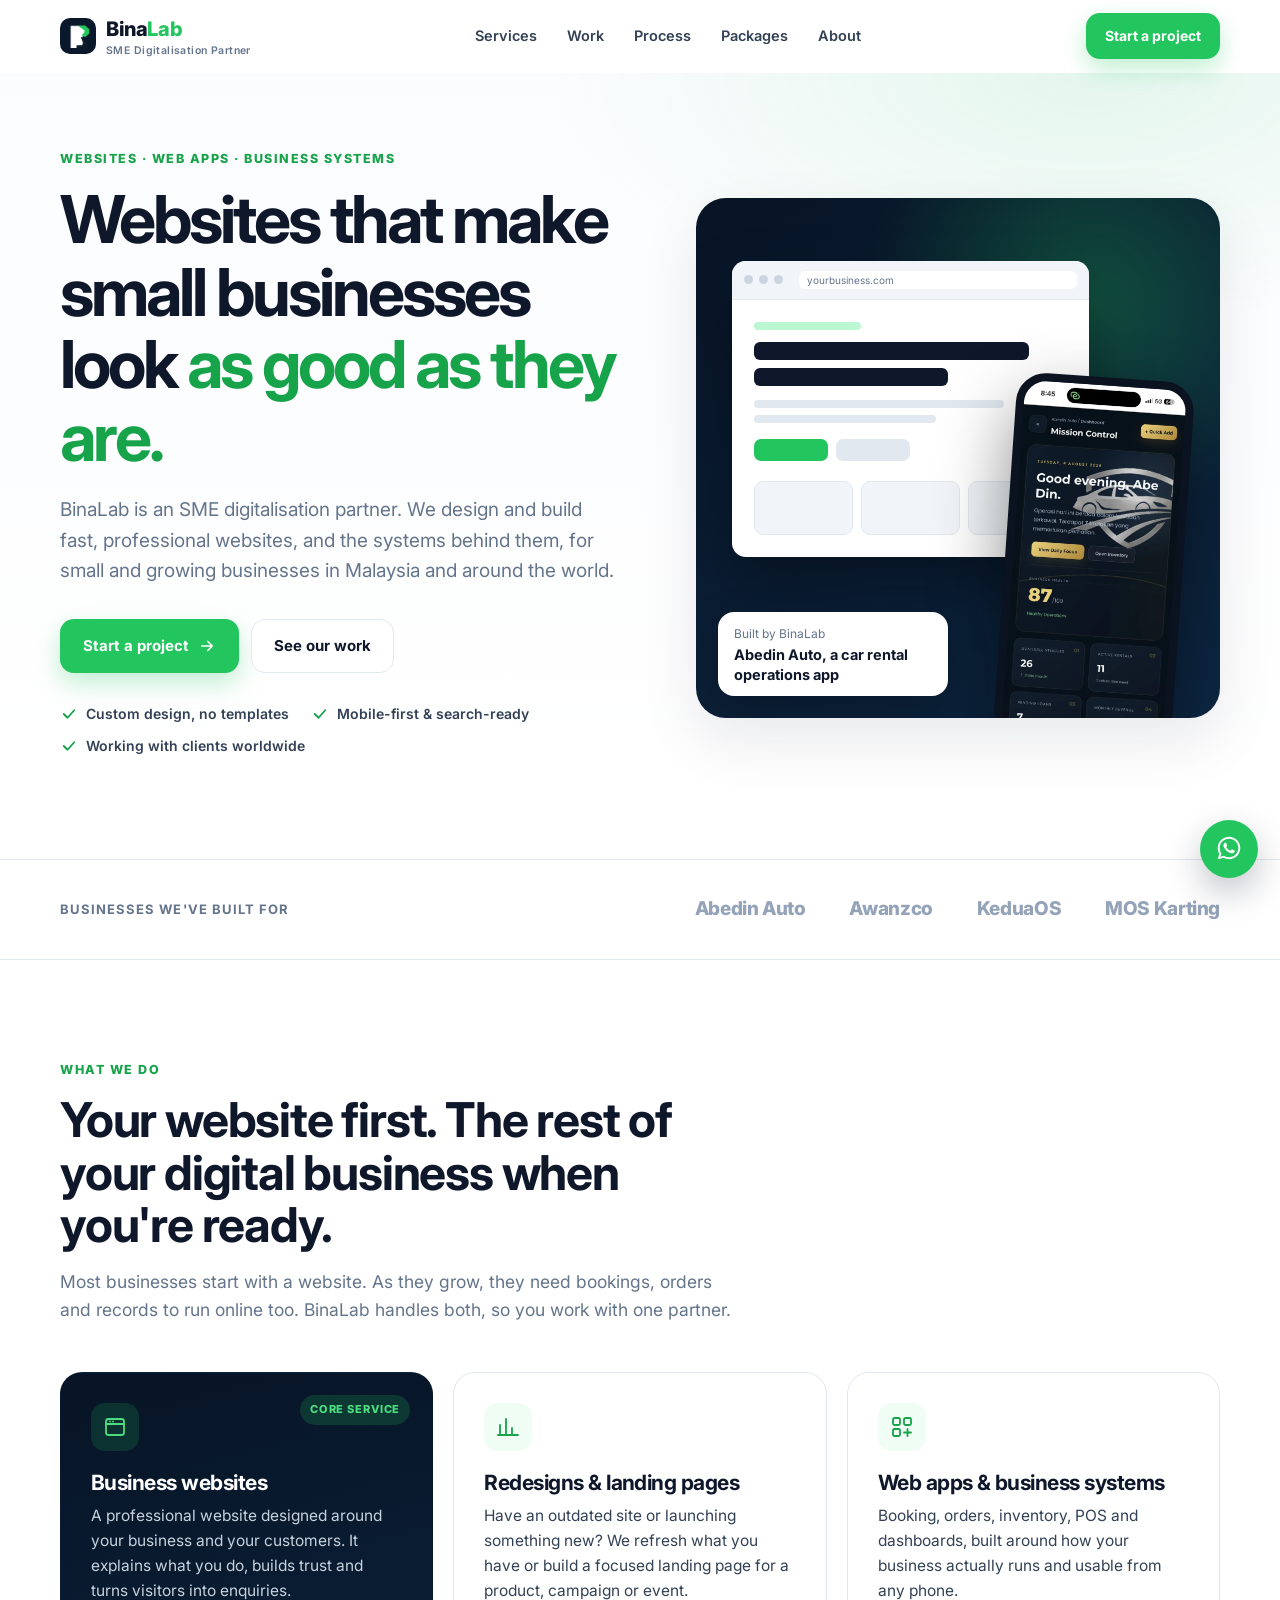
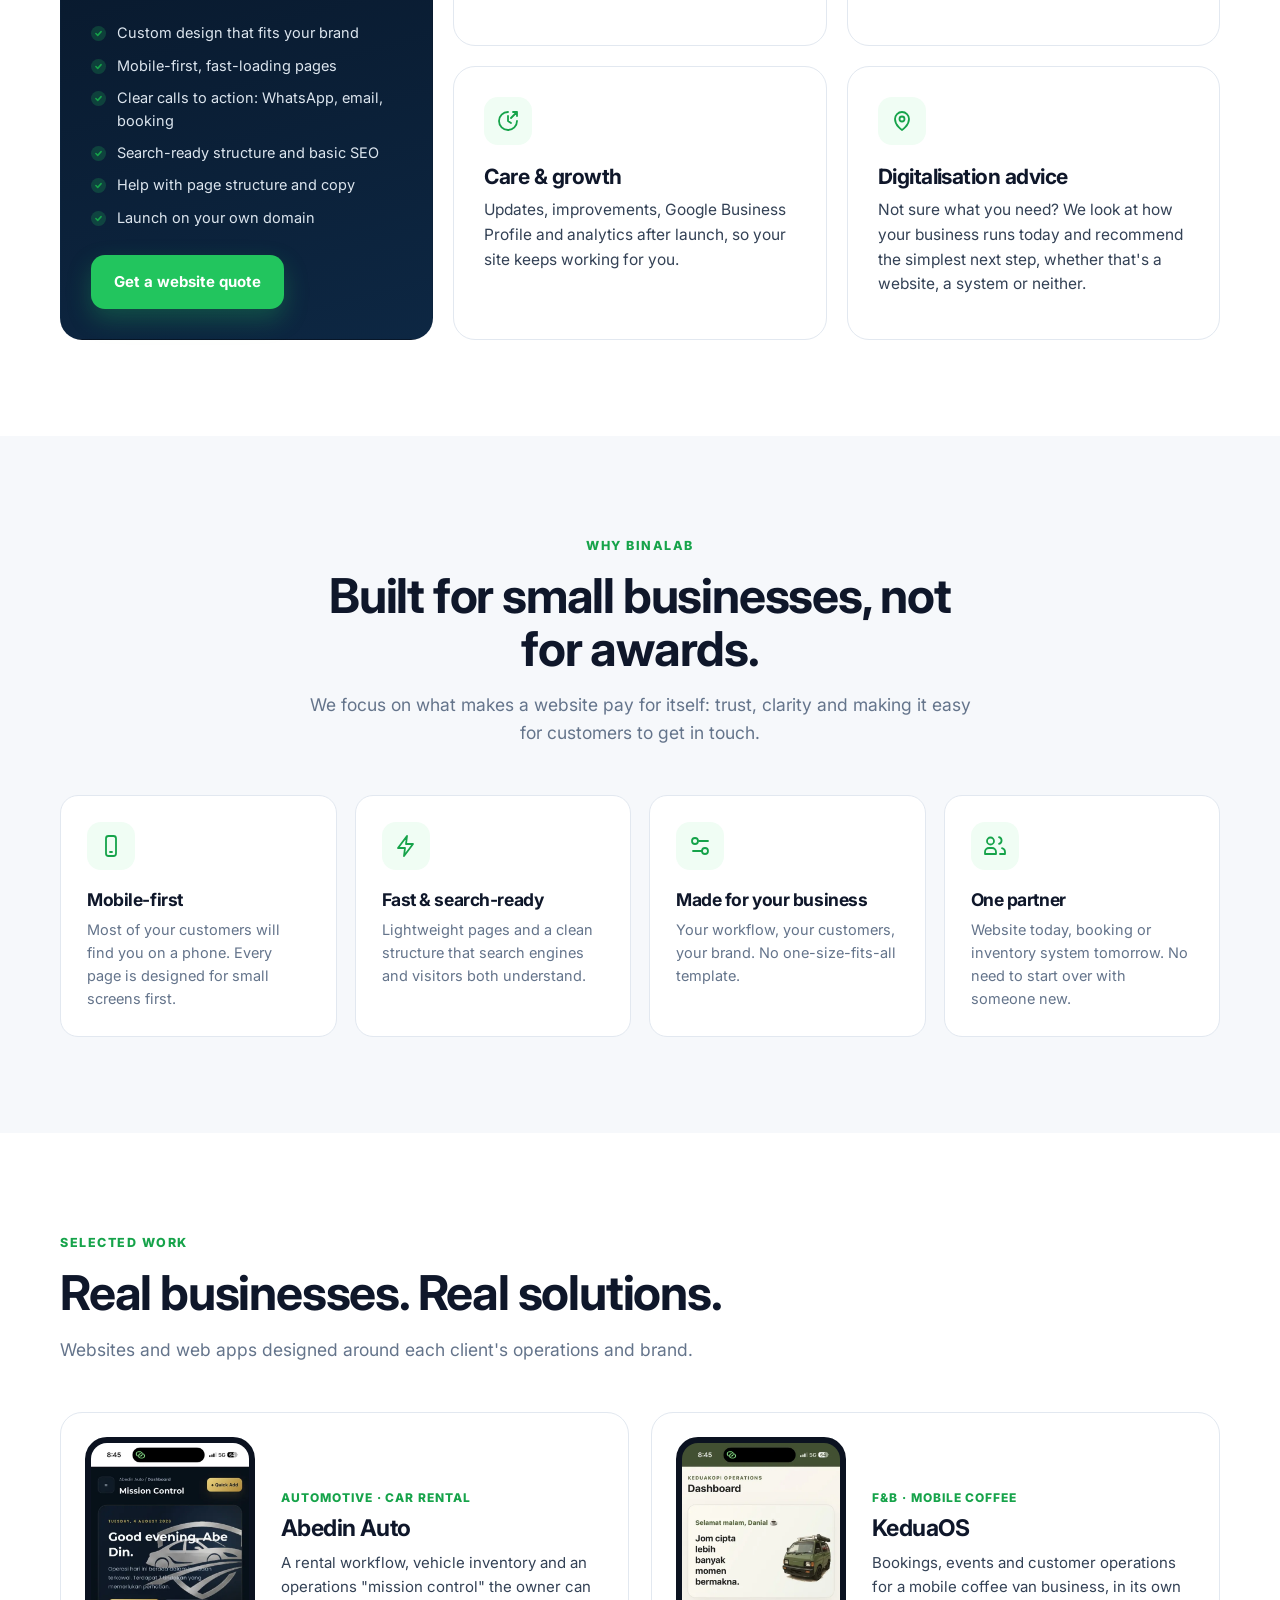
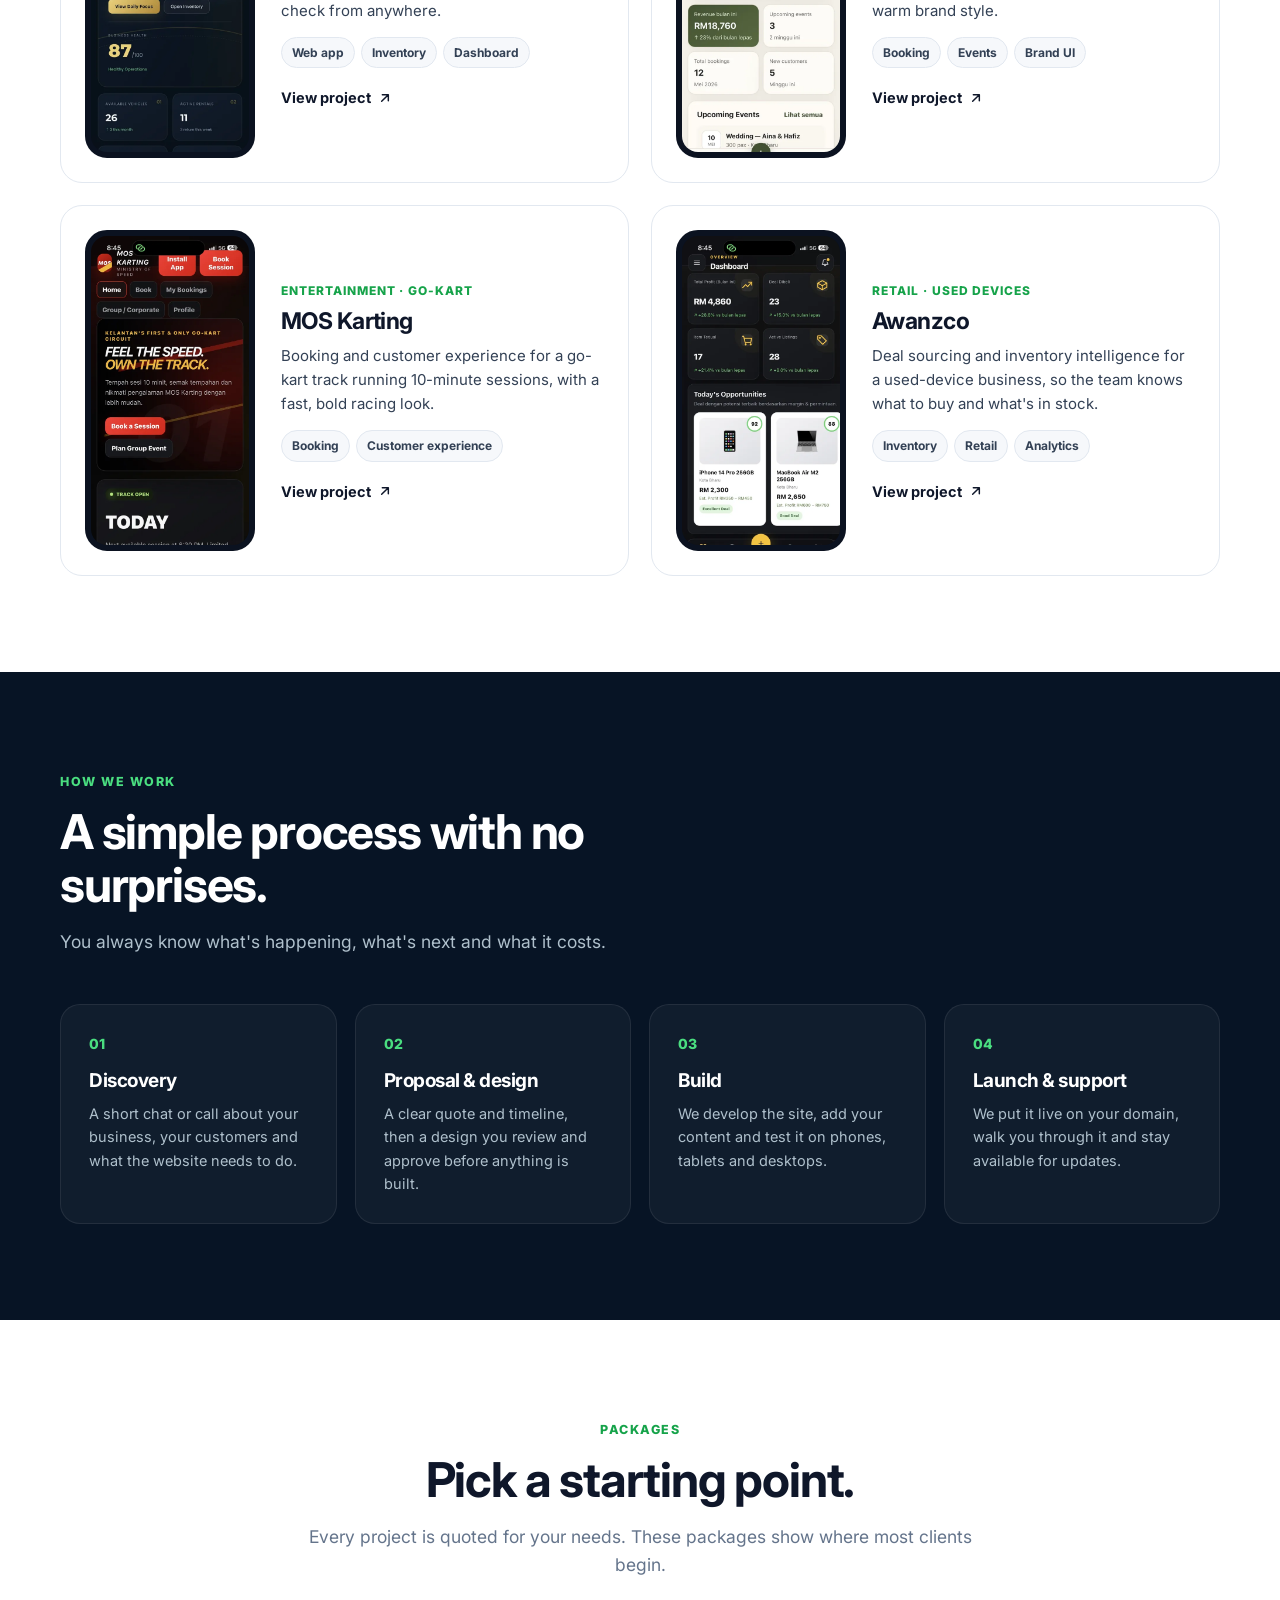
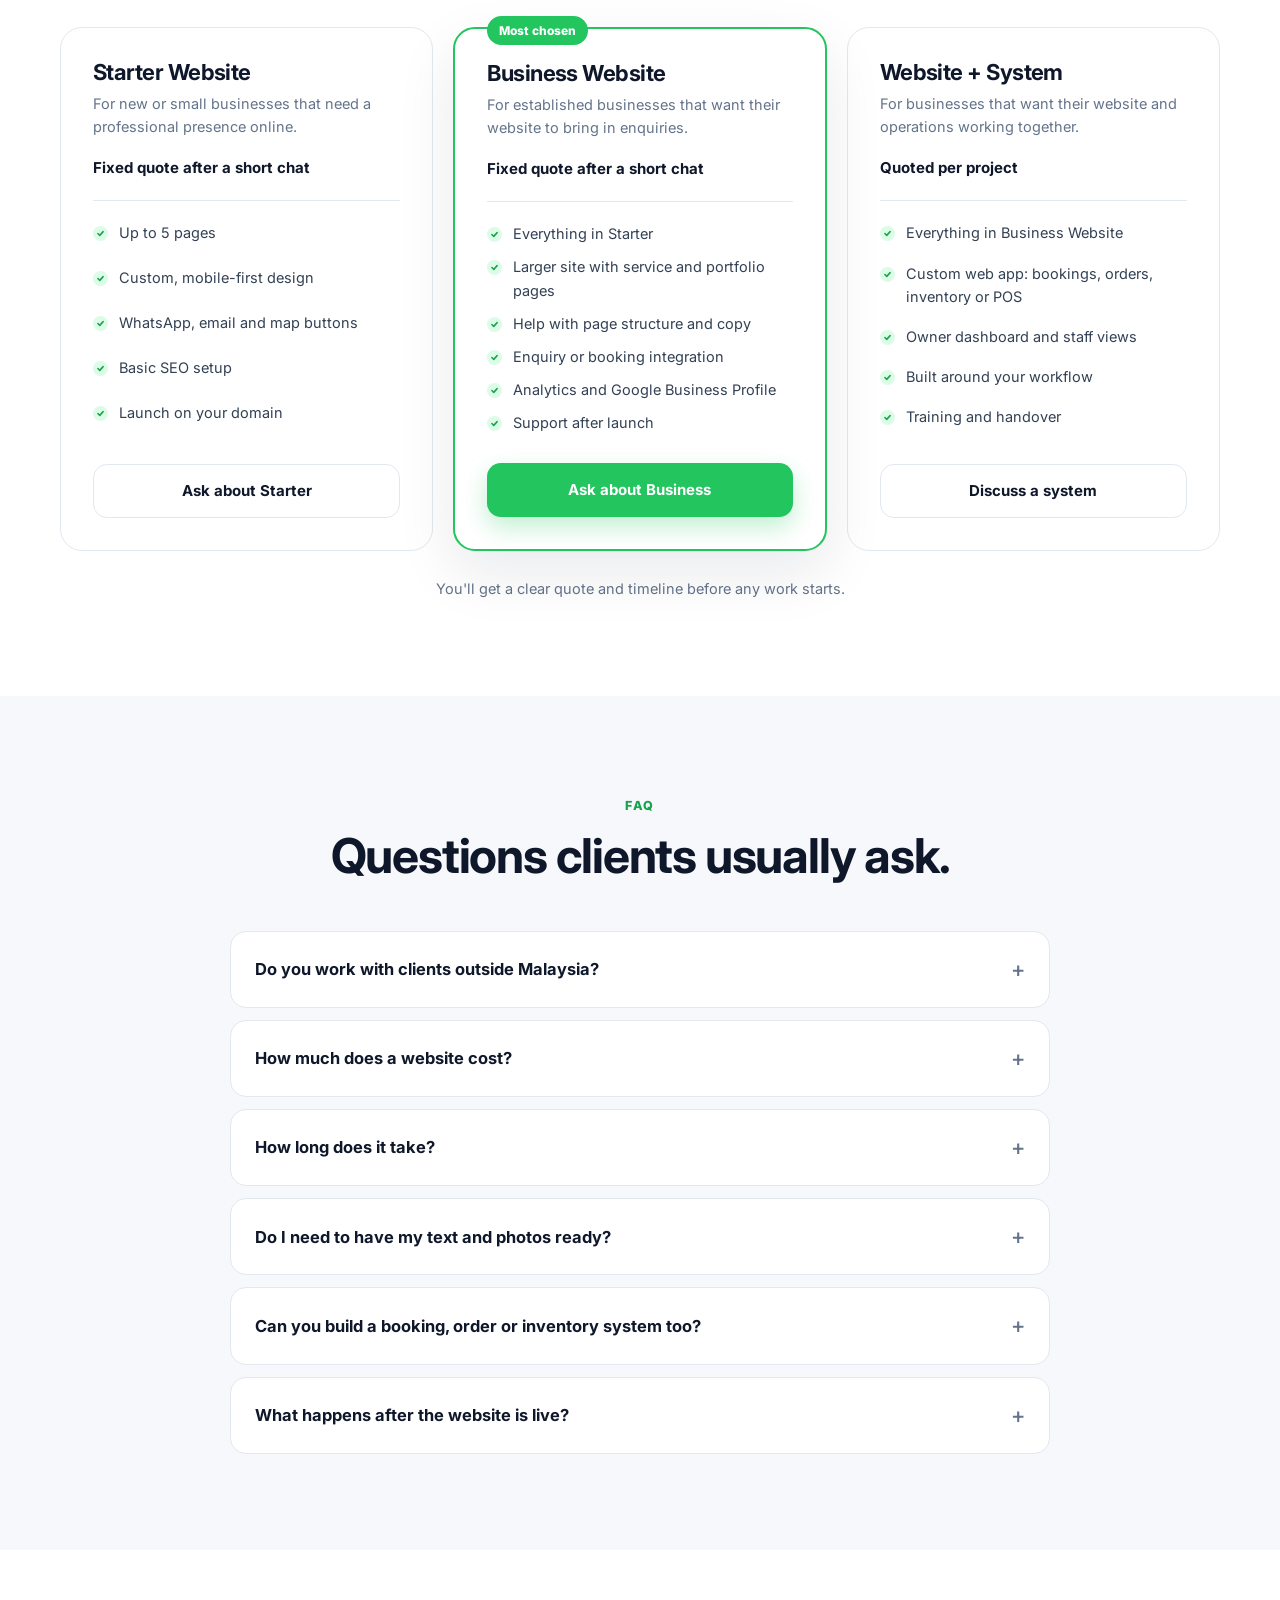
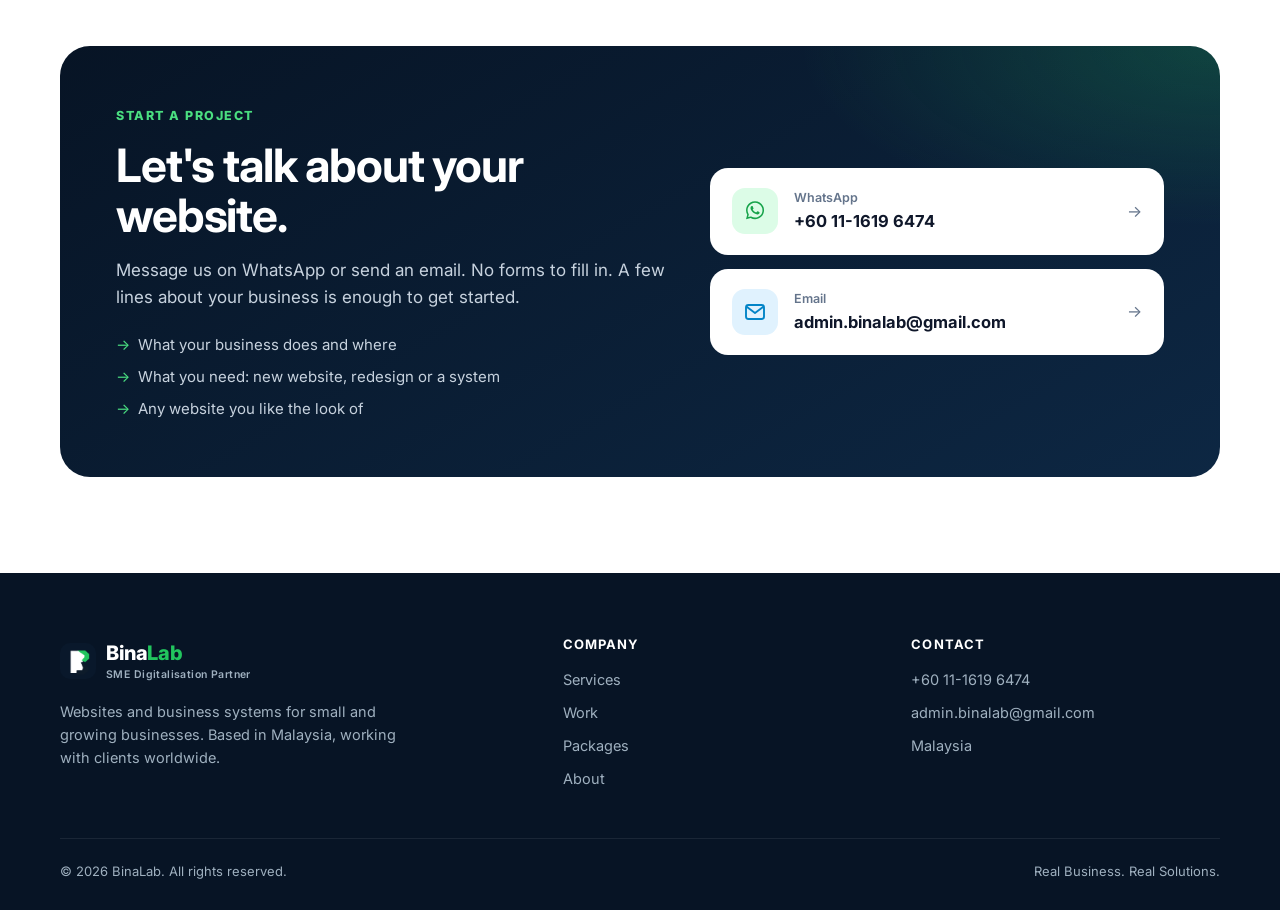
<file: index.html>
<!DOCTYPE html>
<html lang="en">
<head>
<meta charset="UTF-8">
<meta name="viewport" content="width=device-width, initial-scale=1">
<title>BinaLab | Websites &amp; Digital Systems for Small Businesses</title>
<meta name="description" content="BinaLab is an SME digitalisation partner. We design and build professional websites and the business systems behind them for small and growing businesses in Malaysia and worldwide.">
<link rel="canonical" href="https://binalab.my/">
<meta name="theme-color" content="#071425">
<meta property="og:type" content="website">
<meta property="og:site_name" content="BinaLab">
<meta property="og:locale" content="en_US">
<meta property="og:title" content="BinaLab | Websites & Digital Systems for Small Businesses">
<meta property="og:description" content="Professional websites and business systems for small and growing businesses, in Malaysia and worldwide.">
<meta property="og:url" content="https://binalab.my/">
<meta property="og:image" content="https://binalab.my/og-image.jpg">
<meta property="og:image:width" content="1200">
<meta property="og:image:height" content="630">
<meta name="twitter:card" content="summary_large_image">
<meta name="twitter:title" content="BinaLab | Websites & Digital Systems for Small Businesses">
<meta name="twitter:description" content="Professional websites and business systems for small and growing businesses.">
<meta name="twitter:image" content="https://binalab.my/og-image.jpg">
<link rel="icon" href="icon-192.png">
<link rel="apple-touch-icon" href="apple-touch-icon.png">
<link rel="manifest" href="manifest.webmanifest">
<link rel="preconnect" href="https://fonts.googleapis.com">
<link rel="preconnect" href="https://fonts.gstatic.com" crossorigin>
<link href="https://fonts.googleapis.com/css2?family=Inter:wght@400;500;600;700;800&display=swap" rel="stylesheet">
<link rel="stylesheet" href="assets/site.css?v=1">
<script>document.documentElement.classList.add('js')</script>
<script type="application/ld+json">{"@context":"https://schema.org","@type":"Organization","@id":"https://binalab.my/#organization","name":"BinaLab","url":"https://binalab.my/","logo":"https://binalab.my/icon-512.png","slogan":"SME Digitalisation Partner","description":"BinaLab designs and builds professional websites and business systems for small and growing businesses.","email":"admin.binalab@gmail.com","telephone":"+60-11-1619-6474","address":{"@type":"PostalAddress","addressCountry":"MY"},"areaServed":"Worldwide","contactPoint":{"@type":"ContactPoint","contactType":"sales","email":"admin.binalab@gmail.com","telephone":"+601116196474","availableLanguage":["English","Malay"]}}</script>
</head>
<body>
<a class="sr-only" href="#main">Skip to content</a>

<header class="site-header" id="top">
  <div class="container nav">
    <a class="logo" href="./" aria-label="BinaLab home"><img src="icon-192.png" alt="" width="36" height="36"><span>Bina<b>Lab</b><small>SME Digitalisation Partner</small></span></a>
    <nav class="nav-links" aria-label="Main">
      <a href="#services">Services</a>
      <a href="#work">Work</a>
      <a href="#process">Process</a>
      <a href="#packages">Packages</a>
      <a href="about.html">About</a>
    </nav>
    <a class="btn btn-primary nav-cta" href="#contact">Start a project</a>
    <button class="menu-btn" id="menuBtn" aria-label="Open menu" aria-expanded="false" aria-controls="mobileNav"><svg viewBox="0 0 24 24" fill="none" stroke="currentColor" stroke-width="2" stroke-linecap="round"><path d="M4 7h16M4 12h16M4 17h16"/></svg></button>
    <nav class="mobile-nav" id="mobileNav" aria-label="Mobile">
      <a href="#services">Services</a>
      <a href="#work">Work</a>
      <a href="#process">Process</a>
      <a href="#packages">Packages</a>
      <a href="about.html">About</a>
      <a class="btn btn-primary" href="#contact">Start a project</a>
    </nav>
  </div>
</header>

<main id="main">

<section class="hero">
  <div class="container hero-grid">
    <div>
      <span class="eyebrow">Websites · Web apps · Business systems</span>
      <h1>Websites that make small businesses look <span>as good as they are.</span></h1>
      <p class="lead">BinaLab is an SME digitalisation partner. We design and build fast, professional websites, and the systems behind them, for small and growing businesses in Malaysia and around the world.</p>
      <div class="hero-actions">
        <a class="btn btn-primary" href="#contact">Start a project <svg viewBox="0 0 24 24" fill="none" stroke="currentColor" stroke-width="2.2" stroke-linecap="round" stroke-linejoin="round"><path d="M5 12h14M13 6l6 6-6 6"/></svg></a>
        <a class="btn btn-ghost" href="#work">See our work</a>
      </div>
      <ul class="hero-points">
        <li><svg viewBox="0 0 24 24" fill="none" stroke="currentColor" stroke-width="2.4" stroke-linecap="round" stroke-linejoin="round"><path d="m5 12 5 5 9-10"/></svg>Custom design, no templates</li>
        <li><svg viewBox="0 0 24 24" fill="none" stroke="currentColor" stroke-width="2.4" stroke-linecap="round" stroke-linejoin="round"><path d="m5 12 5 5 9-10"/></svg>Mobile-first &amp; search-ready</li>
        <li><svg viewBox="0 0 24 24" fill="none" stroke="currentColor" stroke-width="2.4" stroke-linecap="round" stroke-linejoin="round"><path d="m5 12 5 5 9-10"/></svg>Working with clients worldwide</li>
      </ul>
    </div>
    <div class="hero-visual" role="img" aria-label="A business website on desktop and a BinaLab-built web app on a phone">
      <div class="browser" aria-hidden="true">
        <div class="browser-bar"><i></i><i></i><i></i><span>yourbusiness.com</span></div>
        <div class="browser-body">
          <div class="wf-kicker"></div><div class="wf-title"></div><div class="wf-title short"></div>
          <div class="wf-text"></div><div class="wf-text s"></div>
          <div class="wf-btns"><i></i><i></i></div>
          <div class="wf-cards"><i></i><i></i><i></i></div>
        </div>
      </div>
      <div class="phone"><img src="abedin-auto.webp" alt="" width="540" height="1170" fetchpriority="high"></div>
      <div class="visual-tag"><small>Built by BinaLab</small><strong>Abedin Auto, a car rental operations app</strong></div>
    </div>
  </div>
</section>

<div class="clients">
  <div class="container clients-inner">
    <p>Businesses we've built for</p>
    <ul class="client-list">
      <li>Abedin Auto</li><li>Awanzco</li><li>KeduaOS</li><li>MOS Karting</li>
    </ul>
  </div>
</div>

<section id="services">
  <div class="container">
    <div class="section-head reveal">
      <span class="eyebrow">What we do</span>
      <h2>Your website first. The rest of your digital business when you're ready.</h2>
      <p>Most businesses start with a website. As they grow, they need bookings, orders and records to run online too. BinaLab handles both, so you work with one partner.</p>
    </div>
    <div class="services-grid">
      <article class="service featured reveal">
        <span class="badge">Core service</span>
        <div class="icon"><svg viewBox="0 0 24 24" fill="none" stroke="currentColor" stroke-width="1.8" stroke-linecap="round" stroke-linejoin="round"><rect x="3" y="4" width="18" height="16" rx="2.5"/><path d="M3 9h18M7 6.5h.01M10 6.5h.01"/></svg></div>
        <h3>Business websites</h3>
        <p>A professional website designed around your business and your customers. It explains what you do, builds trust and turns visitors into enquiries.</p>
        <ul>
          <li>Custom design that fits your brand</li>
          <li>Mobile-first, fast-loading pages</li>
          <li>Clear calls to action: WhatsApp, email, booking</li>
          <li>Search-ready structure and basic SEO</li>
          <li>Help with page structure and copy</li>
          <li>Launch on your own domain</li>
        </ul>
        <a class="btn btn-primary" href="#contact">Get a website quote</a>
      </article>
      <article class="service reveal">
        <div class="icon"><svg viewBox="0 0 24 24" fill="none" stroke="currentColor" stroke-width="1.8" stroke-linecap="round" stroke-linejoin="round"><path d="M4 20V10M10 20V4M16 20v-7M22 20H2"/></svg></div>
        <h3>Redesigns &amp; landing pages</h3>
        <p>Have an outdated site or launching something new? We refresh what you have or build a focused landing page for a product, campaign or event.</p>
      </article>
      <article class="service reveal">
        <div class="icon"><svg viewBox="0 0 24 24" fill="none" stroke="currentColor" stroke-width="1.8" stroke-linecap="round" stroke-linejoin="round"><rect x="3" y="3" width="7" height="7" rx="1.5"/><rect x="14" y="3" width="7" height="7" rx="1.5"/><rect x="3" y="14" width="7" height="7" rx="1.5"/><path d="M14 17.5h7M17.5 14v7"/></svg></div>
        <h3>Web apps &amp; business systems</h3>
        <p>Booking, orders, inventory, POS and dashboards, built around how your business actually runs and usable from any phone.</p>
      </article>
      <article class="service reveal">
        <div class="icon"><svg viewBox="0 0 24 24" fill="none" stroke="currentColor" stroke-width="1.8" stroke-linecap="round" stroke-linejoin="round"><path d="M12 3a9 9 0 1 0 9 9"/><path d="M12 7v5l3 2M17 3h4v4M21 3l-6 6"/></svg></div>
        <h3>Care &amp; growth</h3>
        <p>Updates, improvements, Google Business Profile and analytics after launch, so your site keeps working for you.</p>
      </article>
      <article class="service reveal">
        <div class="icon"><svg viewBox="0 0 24 24" fill="none" stroke="currentColor" stroke-width="1.8" stroke-linecap="round" stroke-linejoin="round"><path d="M12 21s-7-4.4-7-11a7 7 0 0 1 14 0c0 6.6-7 11-7 11Z"/><circle cx="12" cy="10" r="2.5"/></svg></div>
        <h3>Digitalisation advice</h3>
        <p>Not sure what you need? We look at how your business runs today and recommend the simplest next step, whether that's a website, a system or neither.</p>
      </article>
    </div>
  </div>
</section>

<section class="why">
  <div class="container">
    <div class="section-head center reveal">
      <span class="eyebrow">Why BinaLab</span>
      <h2>Built for small businesses, not for awards.</h2>
      <p>We focus on what makes a website pay for itself: trust, clarity and making it easy for customers to get in touch.</p>
    </div>
    <div class="why-grid">
      <div class="why-item reveal"><div class="icon"><svg viewBox="0 0 24 24" fill="none" stroke="currentColor" stroke-width="1.8" stroke-linecap="round" stroke-linejoin="round"><rect x="7" y="2" width="10" height="20" rx="2.5"/><path d="M11 18h2"/></svg></div><h3>Mobile-first</h3><p>Most of your customers will find you on a phone. Every page is designed for small screens first.</p></div>
      <div class="why-item reveal"><div class="icon"><svg viewBox="0 0 24 24" fill="none" stroke="currentColor" stroke-width="1.8" stroke-linecap="round" stroke-linejoin="round"><path d="M13 2 4 14h7l-1 8 9-12h-7l1-8Z"/></svg></div><h3>Fast &amp; search-ready</h3><p>Lightweight pages and a clean structure that search engines and visitors both understand.</p></div>
      <div class="why-item reveal"><div class="icon"><svg viewBox="0 0 24 24" fill="none" stroke="currentColor" stroke-width="1.8" stroke-linecap="round" stroke-linejoin="round"><path d="M20 7h-9M14 17H5"/><circle cx="17" cy="17" r="3"/><circle cx="7" cy="7" r="3"/></svg></div><h3>Made for your business</h3><p>Your workflow, your customers, your brand. No one-size-fits-all template.</p></div>
      <div class="why-item reveal"><div class="icon"><svg viewBox="0 0 24 24" fill="none" stroke="currentColor" stroke-width="1.8" stroke-linecap="round" stroke-linejoin="round"><path d="M17 20h5v-2a4 4 0 0 0-3-3.87M9 20H2v-2a4 4 0 0 1 4-4h3a4 4 0 0 1 4 4v2Z"/><circle cx="7.5" cy="7" r="3.5"/><path d="M16 3.13a3.5 3.5 0 0 1 0 6.75"/></svg></div><h3>One partner</h3><p>Website today, booking or inventory system tomorrow. No need to start over with someone new.</p></div>
    </div>
  </div>
</section>

<section id="work">
  <div class="container">
    <div class="section-head reveal">
      <span class="eyebrow">Selected work</span>
      <h2>Real businesses. Real solutions.</h2>
      <p>Websites and web apps designed around each client's operations and brand.</p>
    </div>
    <div class="work-grid">
      <article class="project reveal">
        <div class="project-shot"><img src="abedin-auto.webp" alt="Abedin Auto web app on a phone" width="540" height="1170" loading="lazy"></div>
        <div><small>Automotive · Car rental</small><h3>Abedin Auto</h3><p>A rental workflow, vehicle inventory and an operations "mission control" the owner can check from anywhere.</p><div class="tags"><span>Web app</span><span>Inventory</span><span>Dashboard</span></div><a class="project-link" href="https://danialrohaizat012-sys.github.io/AbeDInAuto/" target="_blank" rel="noopener">View project <svg viewBox="0 0 24 24" fill="none" stroke="currentColor" stroke-width="2.2" stroke-linecap="round" stroke-linejoin="round"><path d="M7 17 17 7M8 7h9v9"/></svg></a></div>
      </article>
      <article class="project reveal">
        <div class="project-shot"><img src="keduaos.webp" alt="KeduaOS web app on a phone" width="540" height="1170" loading="lazy"></div>
        <div><small>F&amp;B · Mobile coffee</small><h3>KeduaOS</h3><p>Bookings, events and customer operations for a mobile coffee van business, in its own warm brand style.</p><div class="tags"><span>Booking</span><span>Events</span><span>Brand UI</span></div><a class="project-link" href="https://danialrohaizat012-sys.github.io/KeduaKopi/" target="_blank" rel="noopener">View project <svg viewBox="0 0 24 24" fill="none" stroke="currentColor" stroke-width="2.2" stroke-linecap="round" stroke-linejoin="round"><path d="M7 17 17 7M8 7h9v9"/></svg></a></div>
      </article>
      <article class="project reveal">
        <div class="project-shot"><img src="mos-karting.webp" alt="MOS Karting web app on a phone" width="540" height="1170" loading="lazy"></div>
        <div><small>Entertainment · Go-kart</small><h3>MOS Karting</h3><p>Booking and customer experience for a go-kart track running 10-minute sessions, with a fast, bold racing look.</p><div class="tags"><span>Booking</span><span>Customer experience</span></div><a class="project-link" href="https://danialrohaizat012-sys.github.io/MosKart/" target="_blank" rel="noopener">View project <svg viewBox="0 0 24 24" fill="none" stroke="currentColor" stroke-width="2.2" stroke-linecap="round" stroke-linejoin="round"><path d="M7 17 17 7M8 7h9v9"/></svg></a></div>
      </article>
      <article class="project reveal">
        <div class="project-shot"><img src="awanzco.webp" alt="Awanzco web app on a phone" width="540" height="1170" loading="lazy"></div>
        <div><small>Retail · Used devices</small><h3>Awanzco</h3><p>Deal sourcing and inventory intelligence for a used-device business, so the team knows what to buy and what's in stock.</p><div class="tags"><span>Inventory</span><span>Retail</span><span>Analytics</span></div><a class="project-link" href="https://danialrohaizat012-sys.github.io/Awanzco/" target="_blank" rel="noopener">View project <svg viewBox="0 0 24 24" fill="none" stroke="currentColor" stroke-width="2.2" stroke-linecap="round" stroke-linejoin="round"><path d="M7 17 17 7M8 7h9v9"/></svg></a></div>
      </article>
    </div>
  </div>
</section>

<section class="process" id="process">
  <div class="container">
    <div class="section-head reveal">
      <span class="eyebrow">How we work</span>
      <h2>A simple process with no surprises.</h2>
      <p>You always know what's happening, what's next and what it costs.</p>
    </div>
    <ol class="steps">
      <li class="reveal"><h3>Discovery</h3><p>A short chat or call about your business, your customers and what the website needs to do.</p></li>
      <li class="reveal"><h3>Proposal &amp; design</h3><p>A clear quote and timeline, then a design you review and approve before anything is built.</p></li>
      <li class="reveal"><h3>Build</h3><p>We develop the site, add your content and test it on phones, tablets and desktops.</p></li>
      <li class="reveal"><h3>Launch &amp; support</h3><p>We put it live on your domain, walk you through it and stay available for updates.</p></li>
    </ol>
  </div>
</section>

<section id="packages">
  <div class="container">
    <div class="section-head center reveal">
      <span class="eyebrow">Packages</span>
      <h2>Pick a starting point.</h2>
      <p>Every project is quoted for your needs. These packages show where most clients begin.</p>
    </div>
    <div class="packages-grid">
      <div class="package reveal">
        <h3>Starter Website</h3>
        <p class="for">For new or small businesses that need a professional presence online.</p>
        <p class="price">Fixed quote after a short chat</p>
        <ul>
          <li>Up to 5 pages</li>
          <li>Custom, mobile-first design</li>
          <li>WhatsApp, email and map buttons</li>
          <li>Basic SEO setup</li>
          <li>Launch on your domain</li>
        </ul>
        <a class="btn btn-ghost" href="#contact">Ask about Starter</a>
      </div>
      <div class="package popular reveal">
        <h3>Business Website</h3>
        <p class="for">For established businesses that want their website to bring in enquiries.</p>
        <p class="price">Fixed quote after a short chat</p>
        <ul>
          <li>Everything in Starter</li>
          <li>Larger site with service and portfolio pages</li>
          <li>Help with page structure and copy</li>
          <li>Enquiry or booking integration</li>
          <li>Analytics and Google Business Profile</li>
          <li>Support after launch</li>
        </ul>
        <a class="btn btn-primary" href="#contact">Ask about Business</a>
      </div>
      <div class="package reveal">
        <h3>Website + System</h3>
        <p class="for">For businesses that want their website and operations working together.</p>
        <p class="price">Quoted per project</p>
        <ul>
          <li>Everything in Business Website</li>
          <li>Custom web app: bookings, orders, inventory or POS</li>
          <li>Owner dashboard and staff views</li>
          <li>Built around your workflow</li>
          <li>Training and handover</li>
        </ul>
        <a class="btn btn-ghost" href="#contact">Discuss a system</a>
      </div>
    </div>
    <p class="packages-note reveal">You'll get a clear quote and timeline before any work starts.</p>
  </div>
</section>

<section class="faq">
  <div class="container">
    <div class="section-head center reveal">
      <span class="eyebrow">FAQ</span>
      <h2>Questions clients usually ask.</h2>
    </div>
    <div class="faq-list">
      <details class="reveal"><summary>Do you work with clients outside Malaysia?</summary><p>Yes. We work remotely over WhatsApp, email and video calls, and plan check-ins around your time zone.</p></details>
      <details class="reveal"><summary>How much does a website cost?</summary><p>It depends on the number of pages, features and how much content you already have. Send us a short description of your business and what you need, and we'll reply with a clear quote and timeline.</p></details>
      <details class="reveal"><summary>How long does it take?</summary><p>It depends on the scope and how quickly content is ready. You'll get a timeline with your quote, and we agree milestones before work starts.</p></details>
      <details class="reveal"><summary>Do I need to have my text and photos ready?</summary><p>It helps, but it isn't required. We can help you plan your pages and polish your text, and suggest what photos you'll need.</p></details>
      <details class="reveal"><summary>Can you build a booking, order or inventory system too?</summary><p>Yes. Business systems are where BinaLab started. We can build one alongside your website or add it later.</p></details>
      <details class="reveal"><summary>What happens after the website is live?</summary><p>We walk you through it and stay available for updates and improvements. You can keep working with us or manage the site yourself.</p></details>
    </div>
  </div>
</section>

<section id="contact">
  <div class="container">
    <div class="contact-box reveal">
      <div>
        <span class="eyebrow">Start a project</span>
        <h2>Let's talk about your website.</h2>
        <p>Message us on WhatsApp or send an email. No forms to fill in. A few lines about your business is enough to get started.</p>
        <ul class="contact-tips">
          <li>What your business does and where</li>
          <li>What you need: new website, redesign or a system</li>
          <li>Any website you like the look of</li>
        </ul>
      </div>
      <div class="contact-cards">
        <a class="contact-card" href="https://wa.me/601116196474?text=Hi%20BinaLab%2C%20I%27d%20like%20to%20discuss%20a%20website%20project." target="_blank" rel="noopener">
          <span class="ci wa"><svg viewBox="0 0 32 32" fill="currentColor"><path d="M16.04 3C9.42 3 4.04 8.38 4.04 15c0 2.12.55 4.19 1.6 6.01L4 27l6.13-1.61A11.94 11.94 0 0 0 16.04 27C22.66 27 28.04 21.62 28.04 15S22.66 3 16.04 3zm0 21.82c-1.82 0-3.61-.49-5.17-1.42l-.37-.22-3.64.96.97-3.55-.24-.38A9.76 9.76 0 0 1 6.09 15c0-5.48 4.46-9.94 9.95-9.94S25.99 9.52 25.99 15s-4.47 9.82-9.95 9.82zm5.45-7.44c-.3-.15-1.76-.87-2.03-.97-.27-.1-.47-.15-.67.15-.2.3-.77.97-.94 1.17-.17.2-.35.22-.65.07-.3-.15-1.26-.46-2.4-1.48-.89-.79-1.49-1.77-1.66-2.07-.17-.3-.02-.46.13-.61.13-.13.3-.35.45-.52.15-.17.2-.3.3-.5.1-.2.05-.37-.02-.52-.08-.15-.67-1.61-.92-2.21-.24-.58-.49-.5-.67-.51h-.57c-.2 0-.52.07-.79.37-.27.3-1.04 1.02-1.04 2.48s1.07 2.88 1.21 3.08c.15.2 2.1 3.21 5.09 4.5.71.31 1.27.49 1.7.63.71.23 1.36.19 1.87.12.57-.08 1.76-.72 2.01-1.41.25-.7.25-1.29.17-1.41-.07-.13-.27-.2-.57-.35z"/></svg></span>
          <span><small>WhatsApp</small><strong>+60 11-1619 6474</strong></span><span class="arrow" aria-hidden="true">→</span>
        </a>
        <a class="contact-card" href="mailto:admin.binalab@gmail.com?subject=Website%20project%20enquiry">
          <span class="ci em"><svg viewBox="0 0 24 24" fill="none" stroke="currentColor" stroke-width="1.9" stroke-linecap="round" stroke-linejoin="round"><rect x="3" y="5" width="18" height="14" rx="2.5"/><path d="m4 7 8 6 8-6"/></svg></span>
          <span><small>Email</small><strong>admin.binalab@gmail.com</strong></span><span class="arrow" aria-hidden="true">→</span>
        </a>
      </div>
    </div>
  </div>
</section>

</main>

<footer class="site-footer">
  <div class="container">
    <div class="footer-grid">
      <div>
        <a class="logo" href="./"><img src="icon-192.png" alt="" width="36" height="36"><span>Bina<b>Lab</b><small>SME Digitalisation Partner</small></span></a>
        <p class="tag">Websites and business systems for small and growing businesses. Based in Malaysia, working with clients worldwide.</p>
      </div>
      <div>
        <h4>Company</h4>
        <ul><li><a href="#services">Services</a></li><li><a href="#work">Work</a></li><li><a href="#packages">Packages</a></li><li><a href="about.html">About</a></li></ul>
      </div>
      <div>
        <h4>Contact</h4>
        <ul><li><a href="https://wa.me/601116196474" target="_blank" rel="noopener">+60 11-1619 6474</a></li><li><a href="mailto:admin.binalab@gmail.com">admin.binalab@gmail.com</a></li><li>Malaysia</li></ul>
      </div>
    </div>
    <div class="footer-bottom"><span>© <span class="year">2026</span> BinaLab. All rights reserved.</span><span>Real Business. Real Solutions.</span></div>
  </div>
</footer>

<a class="wa-float" href="https://wa.me/601116196474?text=Hi%20BinaLab%2C%20I%27d%20like%20to%20discuss%20a%20website%20project." target="_blank" rel="noopener" aria-label="Chat with BinaLab on WhatsApp"><svg viewBox="0 0 32 32" fill="currentColor" aria-hidden="true"><path d="M16.04 3C9.42 3 4.04 8.38 4.04 15c0 2.12.55 4.19 1.6 6.01L4 27l6.13-1.61A11.94 11.94 0 0 0 16.04 27C22.66 27 28.04 21.62 28.04 15S22.66 3 16.04 3zm0 21.82c-1.82 0-3.61-.49-5.17-1.42l-.37-.22-3.64.96.97-3.55-.24-.38A9.76 9.76 0 0 1 6.09 15c0-5.48 4.46-9.94 9.95-9.94S25.99 9.52 25.99 15s-4.47 9.82-9.95 9.82zm5.45-7.44c-.3-.15-1.76-.87-2.03-.97-.27-.1-.47-.15-.67.15-.2.3-.77.97-.94 1.17-.17.2-.35.22-.65.07-.3-.15-1.26-.46-2.4-1.48-.89-.79-1.49-1.77-1.66-2.07-.17-.3-.02-.46.13-.61.13-.13.3-.35.45-.52.15-.17.2-.3.3-.5.1-.2.05-.37-.02-.52-.08-.15-.67-1.61-.92-2.21-.24-.58-.49-.5-.67-.51h-.57c-.2 0-.52.07-.79.37-.27.3-1.04 1.02-1.04 2.48s1.07 2.88 1.21 3.08c.15.2 2.1 3.21 5.09 4.5.71.31 1.27.49 1.7.63.71.23 1.36.19 1.87.12.57-.08 1.76-.72 2.01-1.41.25-.7.25-1.29.17-1.41-.07-.13-.27-.2-.57-.35z"/></svg></a>

<script src="assets/site.js?v=1" defer></script>
</body>
</html>
</file>
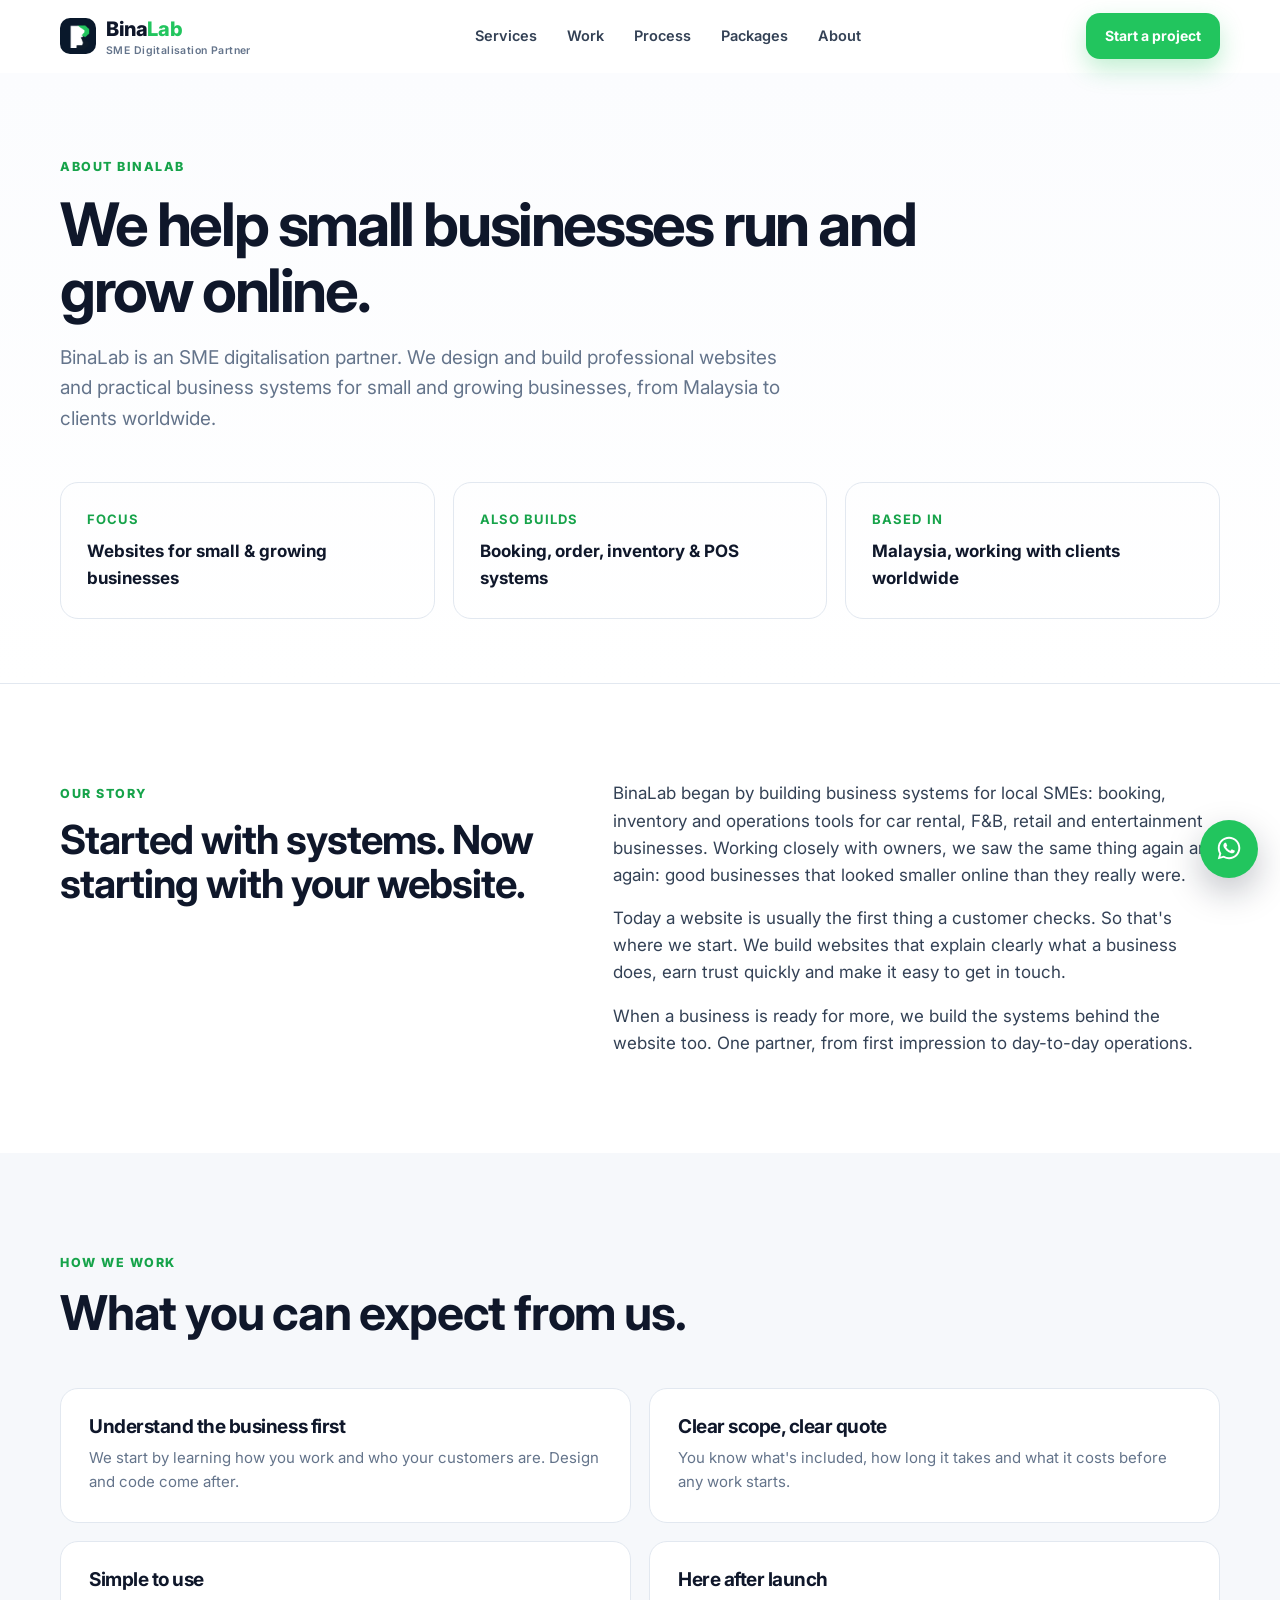
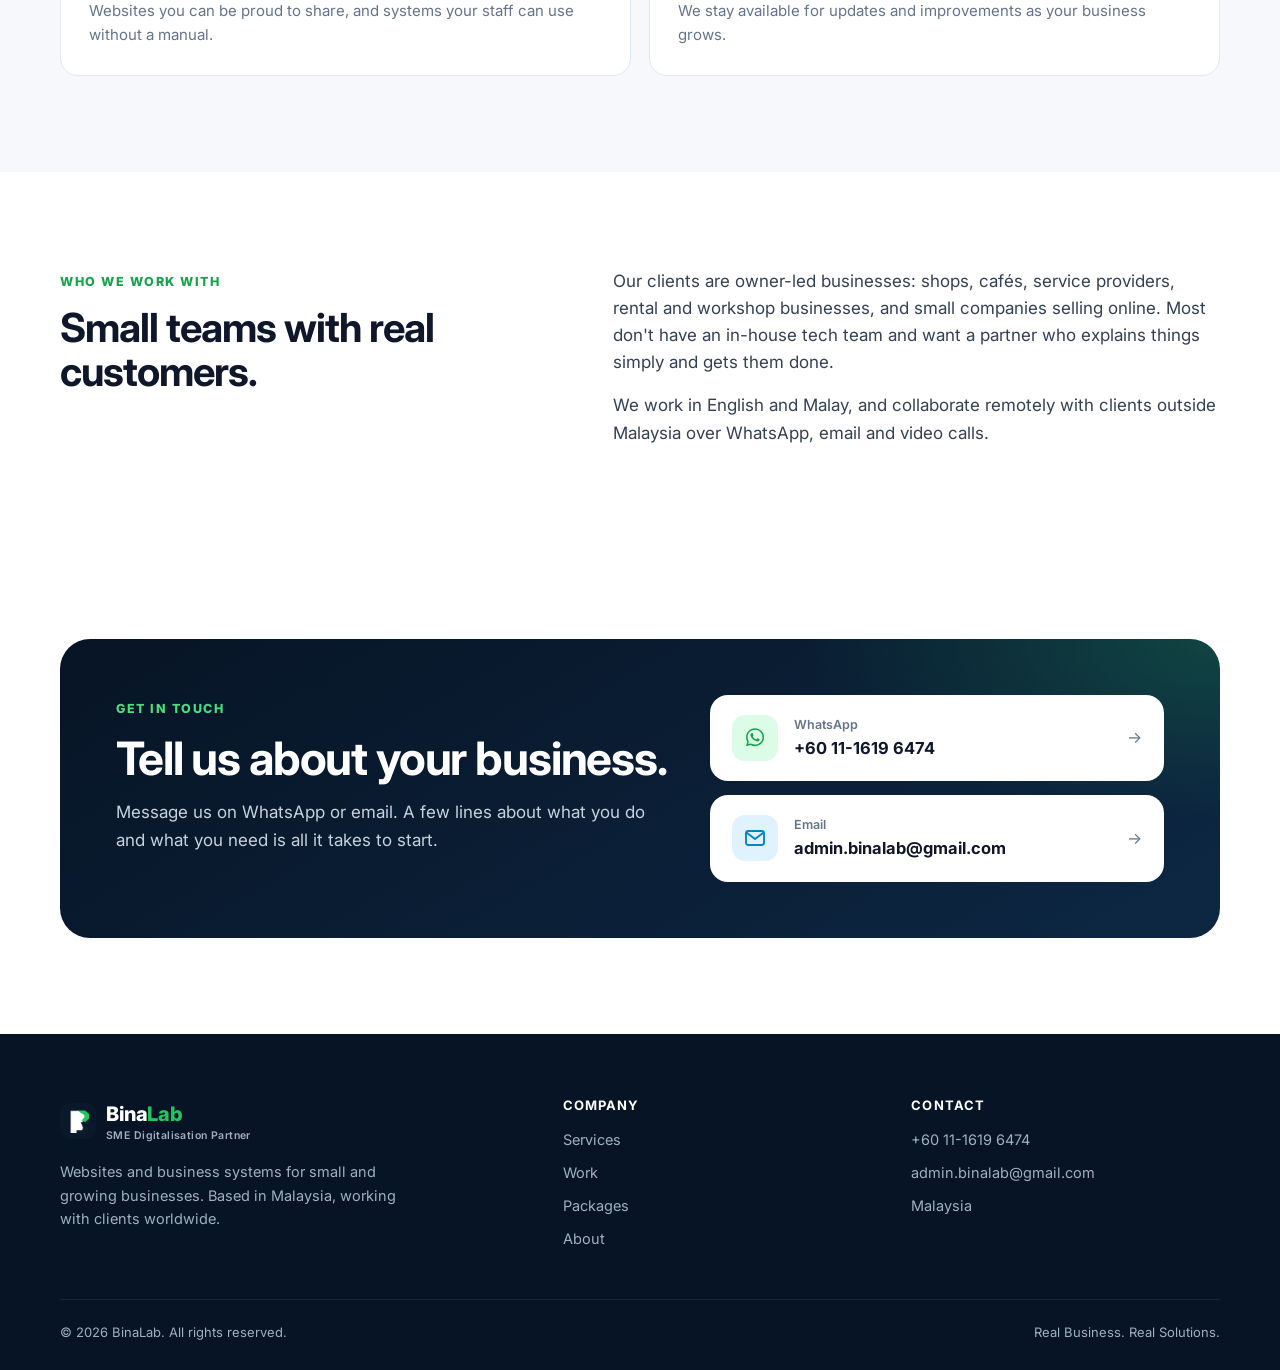
<file: about-founder-en.html>
<!DOCTYPE html>
<html lang="en"><head><meta charset="UTF-8"><meta name="viewport" content="width=device-width, initial-scale=1">
<meta name="robots" content="noindex"><title>BinaLab</title>
<link rel="canonical" href="https://binalab.my/about.html"><meta http-equiv="refresh" content="0; url=about.html">
<script>location.replace('about.html'+location.hash)</script></head>
<body style="font-family:system-ui,sans-serif;padding:40px;text-align:center">
<p>This page has moved. <a href="about.html">Continue to BinaLab</a>.</p></body></html>
</file>
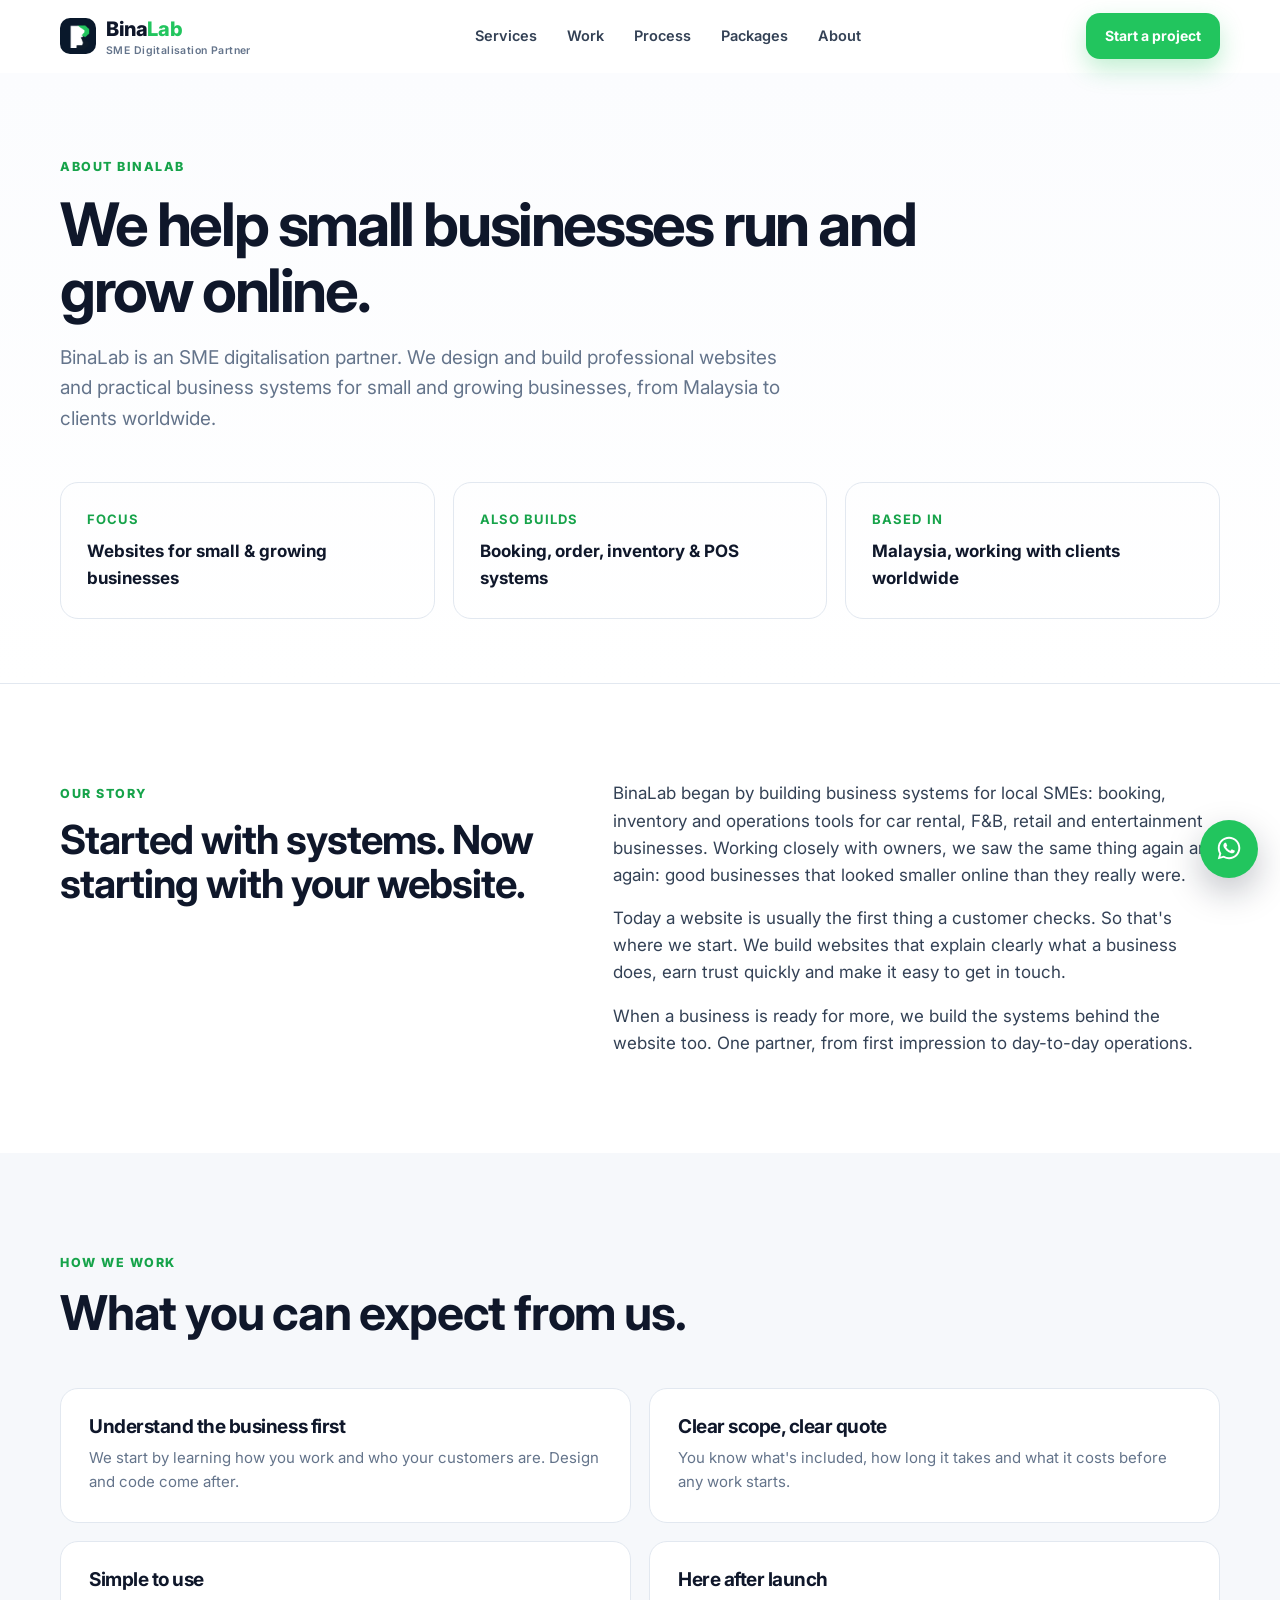
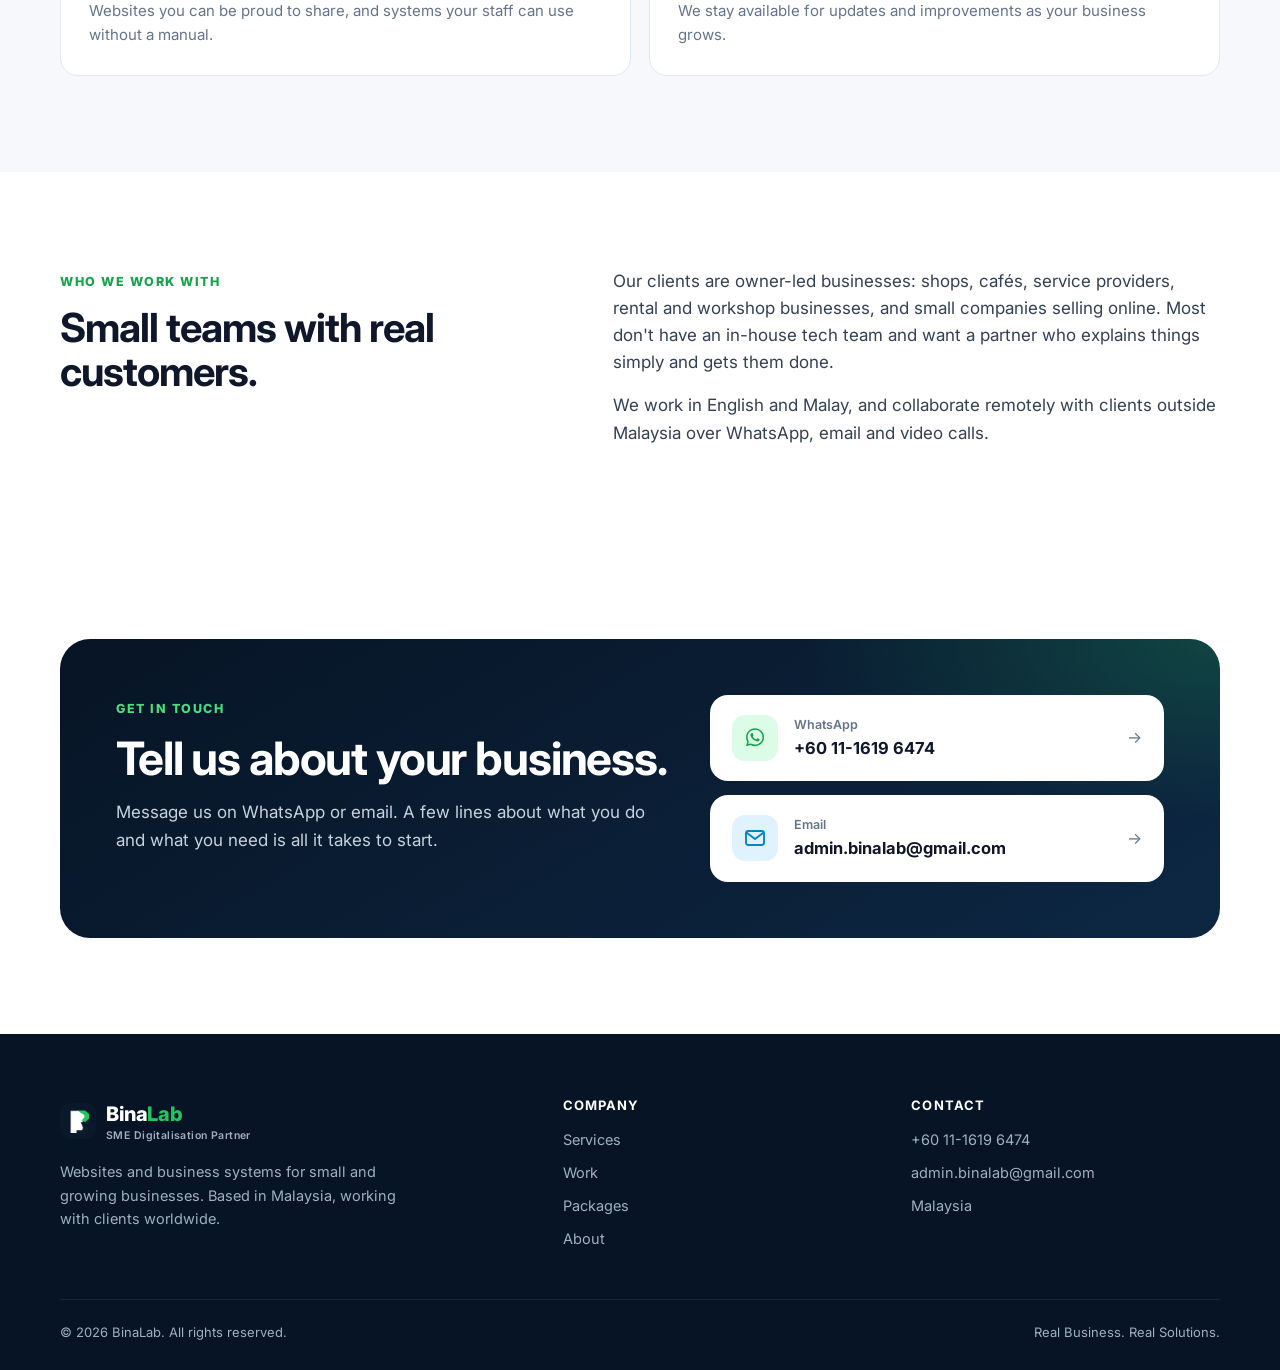
<file: about.html>
<!DOCTYPE html>
<html lang="en">
<head>
<meta charset="UTF-8">
<meta name="viewport" content="width=device-width, initial-scale=1">
<title>About BinaLab | SME Digitalisation Partner</title>
<meta name="description" content="BinaLab is an SME digitalisation partner from Malaysia. We help small and growing businesses move online with professional websites and practical business systems.">
<link rel="canonical" href="https://binalab.my/about.html">
<meta name="theme-color" content="#071425">
<meta property="og:type" content="website">
<meta property="og:site_name" content="BinaLab">
<meta property="og:locale" content="en_US">
<meta property="og:title" content="About BinaLab | SME Digitalisation Partner">
<meta property="og:description" content="We help small and growing businesses move online with professional websites and practical business systems.">
<meta property="og:url" content="https://binalab.my/about.html">
<meta property="og:image" content="https://binalab.my/og-image.jpg">
<meta name="twitter:card" content="summary_large_image">
<link rel="icon" href="icon-192.png">
<link rel="apple-touch-icon" href="apple-touch-icon.png">
<link rel="preconnect" href="https://fonts.googleapis.com">
<link rel="preconnect" href="https://fonts.gstatic.com" crossorigin>
<link href="https://fonts.googleapis.com/css2?family=Inter:wght@400;500;600;700;800&display=swap" rel="stylesheet">
<link rel="stylesheet" href="assets/site.css?v=1">
<script>document.documentElement.classList.add('js')</script>
</head>
<body>
<a class="sr-only" href="#main">Skip to content</a>

<header class="site-header" id="top">
  <div class="container nav">
    <a class="logo" href="./" aria-label="BinaLab home"><img src="icon-192.png" alt="" width="36" height="36"><span>Bina<b>Lab</b><small>SME Digitalisation Partner</small></span></a>
    <nav class="nav-links" aria-label="Main">
      <a href="./#services">Services</a>
      <a href="./#work">Work</a>
      <a href="./#process">Process</a>
      <a href="./#packages">Packages</a>
      <a href="about.html" aria-current="page">About</a>
    </nav>
    <a class="btn btn-primary nav-cta" href="#contact">Start a project</a>
    <button class="menu-btn" id="menuBtn" aria-label="Open menu" aria-expanded="false" aria-controls="mobileNav"><svg viewBox="0 0 24 24" fill="none" stroke="currentColor" stroke-width="2" stroke-linecap="round"><path d="M4 7h16M4 12h16M4 17h16"/></svg></button>
    <nav class="mobile-nav" id="mobileNav" aria-label="Mobile">
      <a href="./#services">Services</a>
      <a href="./#work">Work</a>
      <a href="./#process">Process</a>
      <a href="./#packages">Packages</a>
      <a href="about.html">About</a>
      <a class="btn btn-primary" href="#contact">Start a project</a>
    </nav>
  </div>
</header>

<main id="main">

<section class="page-hero">
  <div class="container">
    <span class="eyebrow">About BinaLab</span>
    <h1>We help small businesses run and grow online.</h1>
    <p class="lead">BinaLab is an SME digitalisation partner. We design and build professional websites and practical business systems for small and growing businesses, from Malaysia to clients worldwide.</p>
    <div class="facts">
      <div class="fact"><strong>Focus</strong><span>Websites for small &amp; growing businesses</span></div>
      <div class="fact"><strong>Also builds</strong><span>Booking, order, inventory &amp; POS systems</span></div>
      <div class="fact"><strong>Based in</strong><span>Malaysia, working with clients worldwide</span></div>
    </div>
  </div>
</section>

<section>
  <div class="container split">
    <div class="reveal">
      <span class="eyebrow">Our story</span>
      <h2>Started with systems. Now starting with your website.</h2>
    </div>
    <div class="prose reveal">
      <p>BinaLab began by building business systems for local SMEs: booking, inventory and operations tools for car rental, F&amp;B, retail and entertainment businesses. Working closely with owners, we saw the same thing again and again: good businesses that looked smaller online than they really were.</p>
      <p>Today a website is usually the first thing a customer checks. So that's where we start. We build websites that explain clearly what a business does, earn trust quickly and make it easy to get in touch.</p>
      <p>When a business is ready for more, we build the systems behind the website too. One partner, from first impression to day-to-day operations.</p>
    </div>
  </div>
</section>

<section class="why">
  <div class="container">
    <div class="section-head reveal">
      <span class="eyebrow">How we work</span>
      <h2>What you can expect from us.</h2>
    </div>
    <div class="values-grid">
      <div class="value reveal"><h3>Understand the business first</h3><p>We start by learning how you work and who your customers are. Design and code come after.</p></div>
      <div class="value reveal"><h3>Clear scope, clear quote</h3><p>You know what's included, how long it takes and what it costs before any work starts.</p></div>
      <div class="value reveal"><h3>Simple to use</h3><p>Websites you can be proud to share, and systems your staff can use without a manual.</p></div>
      <div class="value reveal"><h3>Here after launch</h3><p>We stay available for updates and improvements as your business grows.</p></div>
    </div>
  </div>
</section>

<section>
  <div class="container split">
    <div class="reveal">
      <span class="eyebrow">Who we work with</span>
      <h2>Small teams with real customers.</h2>
    </div>
    <div class="prose reveal">
      <p>Our clients are owner-led businesses: shops, cafés, service providers, rental and workshop businesses, and small companies selling online. Most don't have an in-house tech team and want a partner who explains things simply and gets them done.</p>
      <p>We work in English and Malay, and collaborate remotely with clients outside Malaysia over WhatsApp, email and video calls.</p>
    </div>
  </div>
</section>

<section id="contact">
  <div class="container">
    <div class="contact-box reveal">
      <div>
        <span class="eyebrow">Get in touch</span>
        <h2>Tell us about your business.</h2>
        <p>Message us on WhatsApp or email. A few lines about what you do and what you need is all it takes to start.</p>
      </div>
      <div class="contact-cards">
        <a class="contact-card" href="https://wa.me/601116196474?text=Hi%20BinaLab%2C%20I%27d%20like%20to%20discuss%20a%20website%20project." target="_blank" rel="noopener">
          <span class="ci wa"><svg viewBox="0 0 32 32" fill="currentColor"><path d="M16.04 3C9.42 3 4.04 8.38 4.04 15c0 2.12.55 4.19 1.6 6.01L4 27l6.13-1.61A11.94 11.94 0 0 0 16.04 27C22.66 27 28.04 21.62 28.04 15S22.66 3 16.04 3zm0 21.82c-1.82 0-3.61-.49-5.17-1.42l-.37-.22-3.64.96.97-3.55-.24-.38A9.76 9.76 0 0 1 6.09 15c0-5.48 4.46-9.94 9.95-9.94S25.99 9.52 25.99 15s-4.47 9.82-9.95 9.82zm5.45-7.44c-.3-.15-1.76-.87-2.03-.97-.27-.1-.47-.15-.67.15-.2.3-.77.97-.94 1.17-.17.2-.35.22-.65.07-.3-.15-1.26-.46-2.4-1.48-.89-.79-1.49-1.77-1.66-2.07-.17-.3-.02-.46.13-.61.13-.13.3-.35.45-.52.15-.17.2-.3.3-.5.1-.2.05-.37-.02-.52-.08-.15-.67-1.61-.92-2.21-.24-.58-.49-.5-.67-.51h-.57c-.2 0-.52.07-.79.37-.27.3-1.04 1.02-1.04 2.48s1.07 2.88 1.21 3.08c.15.2 2.1 3.21 5.09 4.5.71.31 1.27.49 1.7.63.71.23 1.36.19 1.87.12.57-.08 1.76-.72 2.01-1.41.25-.7.25-1.29.17-1.41-.07-.13-.27-.2-.57-.35z"/></svg></span>
          <span><small>WhatsApp</small><strong>+60 11-1619 6474</strong></span><span class="arrow" aria-hidden="true">→</span>
        </a>
        <a class="contact-card" href="mailto:admin.binalab@gmail.com?subject=Website%20project%20enquiry">
          <span class="ci em"><svg viewBox="0 0 24 24" fill="none" stroke="currentColor" stroke-width="1.9" stroke-linecap="round" stroke-linejoin="round"><rect x="3" y="5" width="18" height="14" rx="2.5"/><path d="m4 7 8 6 8-6"/></svg></span>
          <span><small>Email</small><strong>admin.binalab@gmail.com</strong></span><span class="arrow" aria-hidden="true">→</span>
        </a>
      </div>
    </div>
  </div>
</section>

</main>

<footer class="site-footer">
  <div class="container">
    <div class="footer-grid">
      <div>
        <a class="logo" href="./"><img src="icon-192.png" alt="" width="36" height="36"><span>Bina<b>Lab</b><small>SME Digitalisation Partner</small></span></a>
        <p class="tag">Websites and business systems for small and growing businesses. Based in Malaysia, working with clients worldwide.</p>
      </div>
      <div>
        <h4>Company</h4>
        <ul><li><a href="./#services">Services</a></li><li><a href="./#work">Work</a></li><li><a href="./#packages">Packages</a></li><li><a href="about.html">About</a></li></ul>
      </div>
      <div>
        <h4>Contact</h4>
        <ul><li><a href="https://wa.me/601116196474" target="_blank" rel="noopener">+60 11-1619 6474</a></li><li><a href="mailto:admin.binalab@gmail.com">admin.binalab@gmail.com</a></li><li>Malaysia</li></ul>
      </div>
    </div>
    <div class="footer-bottom"><span>© <span class="year">2026</span> BinaLab. All rights reserved.</span><span>Real Business. Real Solutions.</span></div>
  </div>
</footer>

<a class="wa-float" href="https://wa.me/601116196474?text=Hi%20BinaLab%2C%20I%27d%20like%20to%20discuss%20a%20website%20project." target="_blank" rel="noopener" aria-label="Chat with BinaLab on WhatsApp"><svg viewBox="0 0 32 32" fill="currentColor" aria-hidden="true"><path d="M16.04 3C9.42 3 4.04 8.38 4.04 15c0 2.12.55 4.19 1.6 6.01L4 27l6.13-1.61A11.94 11.94 0 0 0 16.04 27C22.66 27 28.04 21.62 28.04 15S22.66 3 16.04 3zm0 21.82c-1.82 0-3.61-.49-5.17-1.42l-.37-.22-3.64.96.97-3.55-.24-.38A9.76 9.76 0 0 1 6.09 15c0-5.48 4.46-9.94 9.95-9.94S25.99 9.52 25.99 15s-4.47 9.82-9.95 9.82zm5.45-7.44c-.3-.15-1.76-.87-2.03-.97-.27-.1-.47-.15-.67.15-.2.3-.77.97-.94 1.17-.17.2-.35.22-.65.07-.3-.15-1.26-.46-2.4-1.48-.89-.79-1.49-1.77-1.66-2.07-.17-.3-.02-.46.13-.61.13-.13.3-.35.45-.52.15-.17.2-.3.3-.5.1-.2.05-.37-.02-.52-.08-.15-.67-1.61-.92-2.21-.24-.58-.49-.5-.67-.51h-.57c-.2 0-.52.07-.79.37-.27.3-1.04 1.02-1.04 2.48s1.07 2.88 1.21 3.08c.15.2 2.1 3.21 5.09 4.5.71.31 1.27.49 1.7.63.71.23 1.36.19 1.87.12.57-.08 1.76-.72 2.01-1.41.25-.7.25-1.29.17-1.41-.07-.13-.27-.2-.57-.35z"/></svg></a>

<script src="assets/site.js?v=1" defer></script>
</body>
</html>
</file>
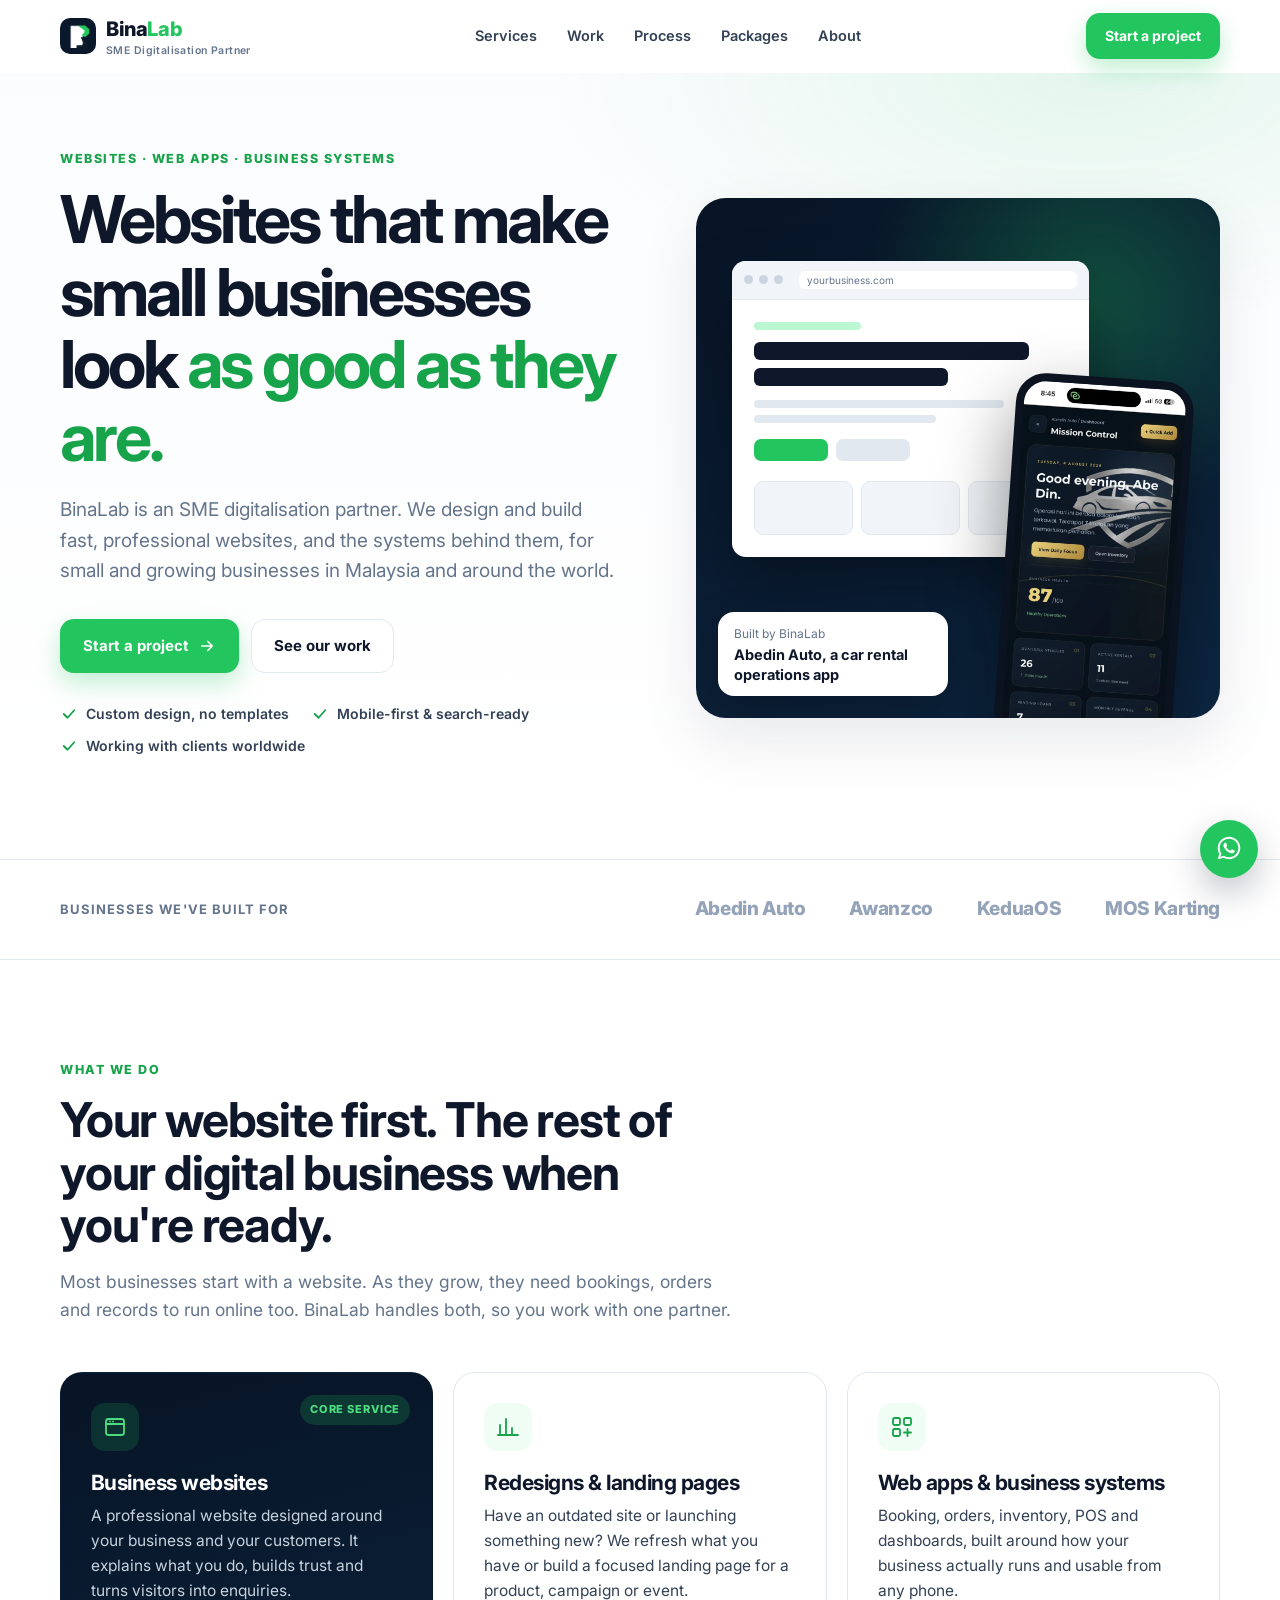
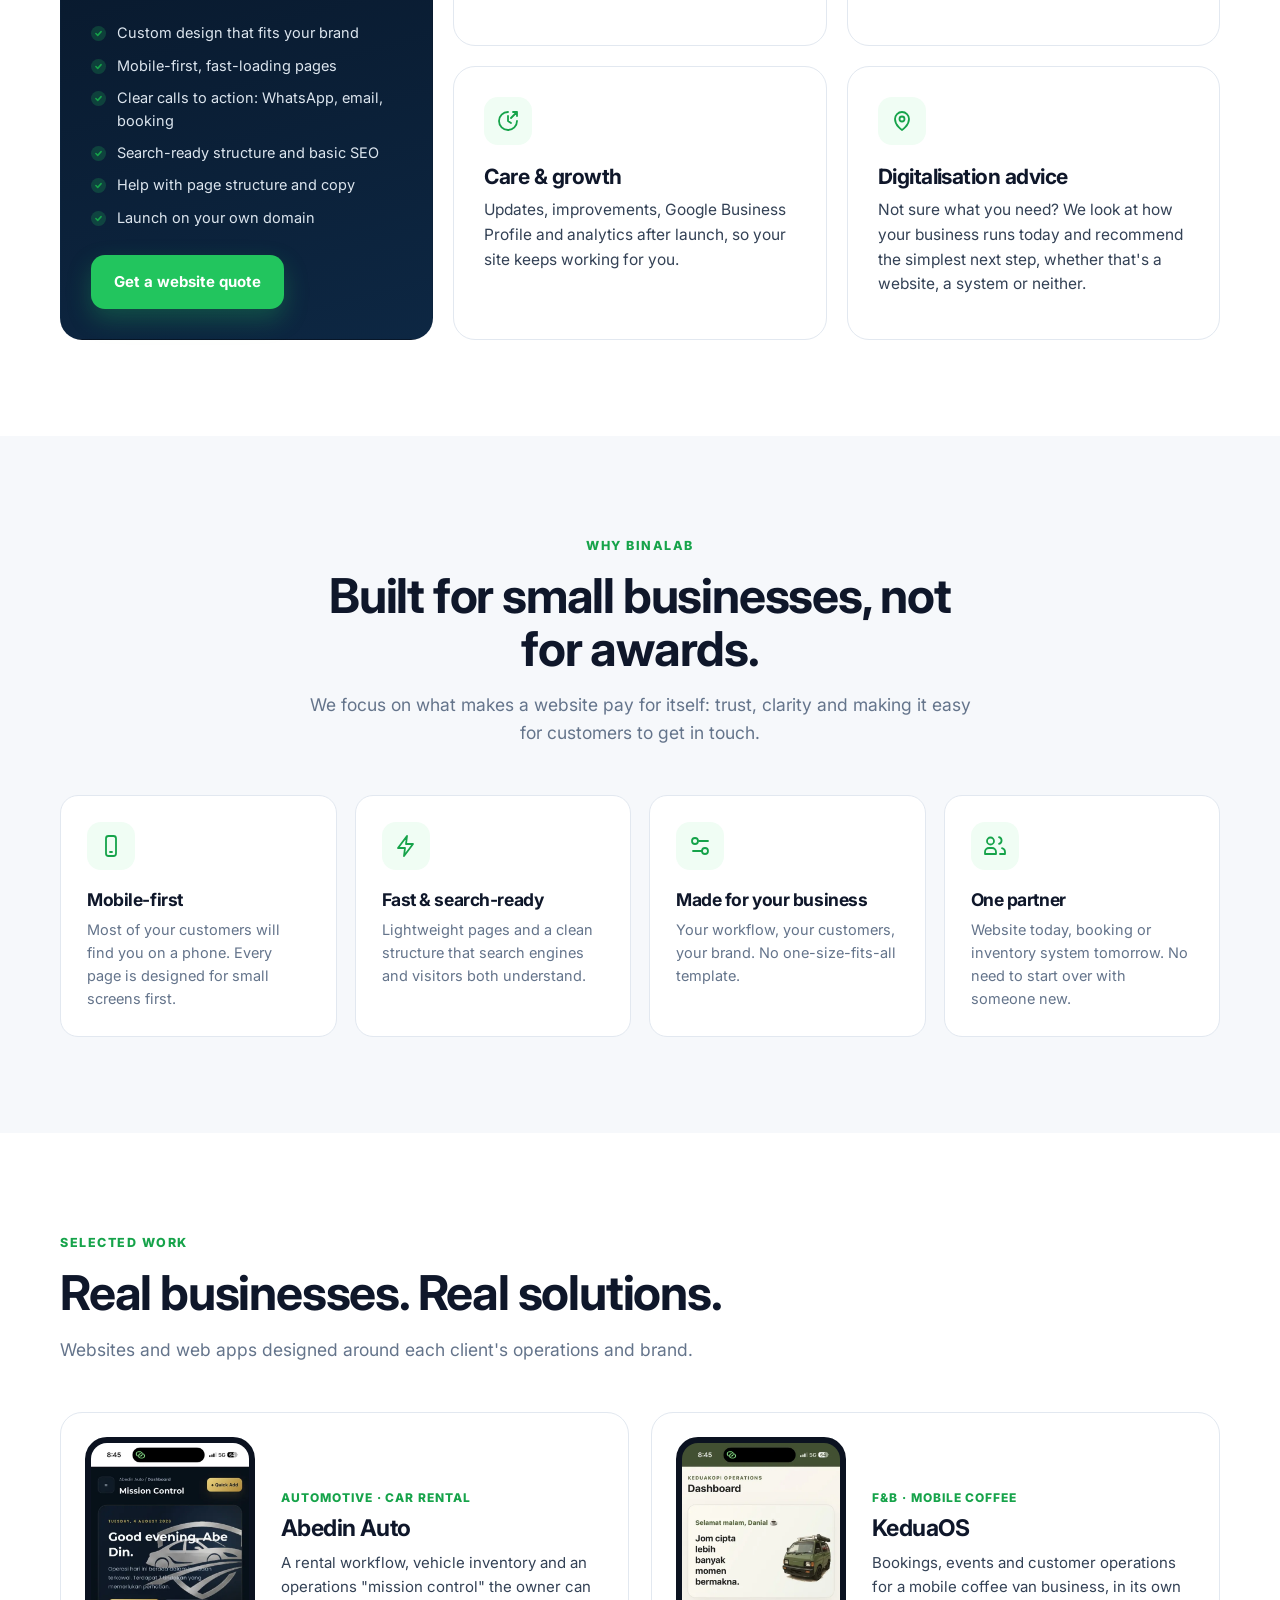
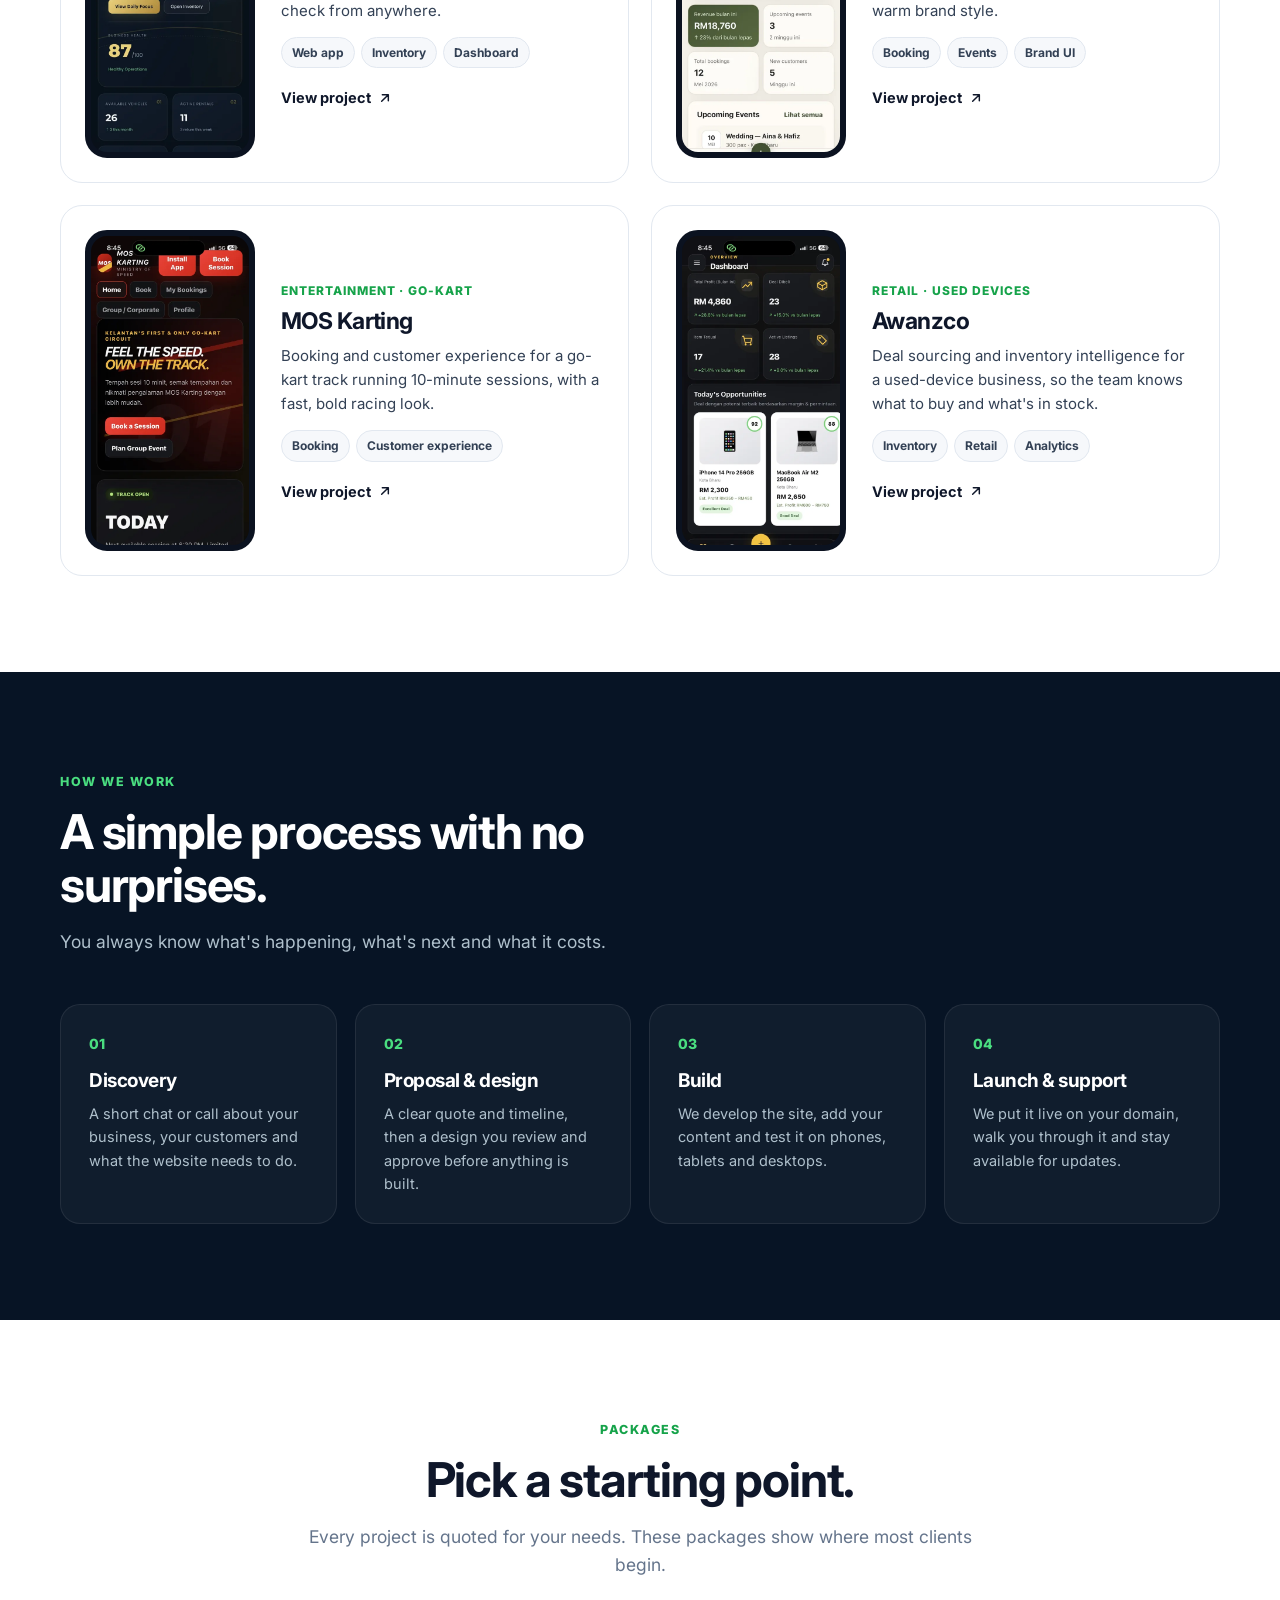
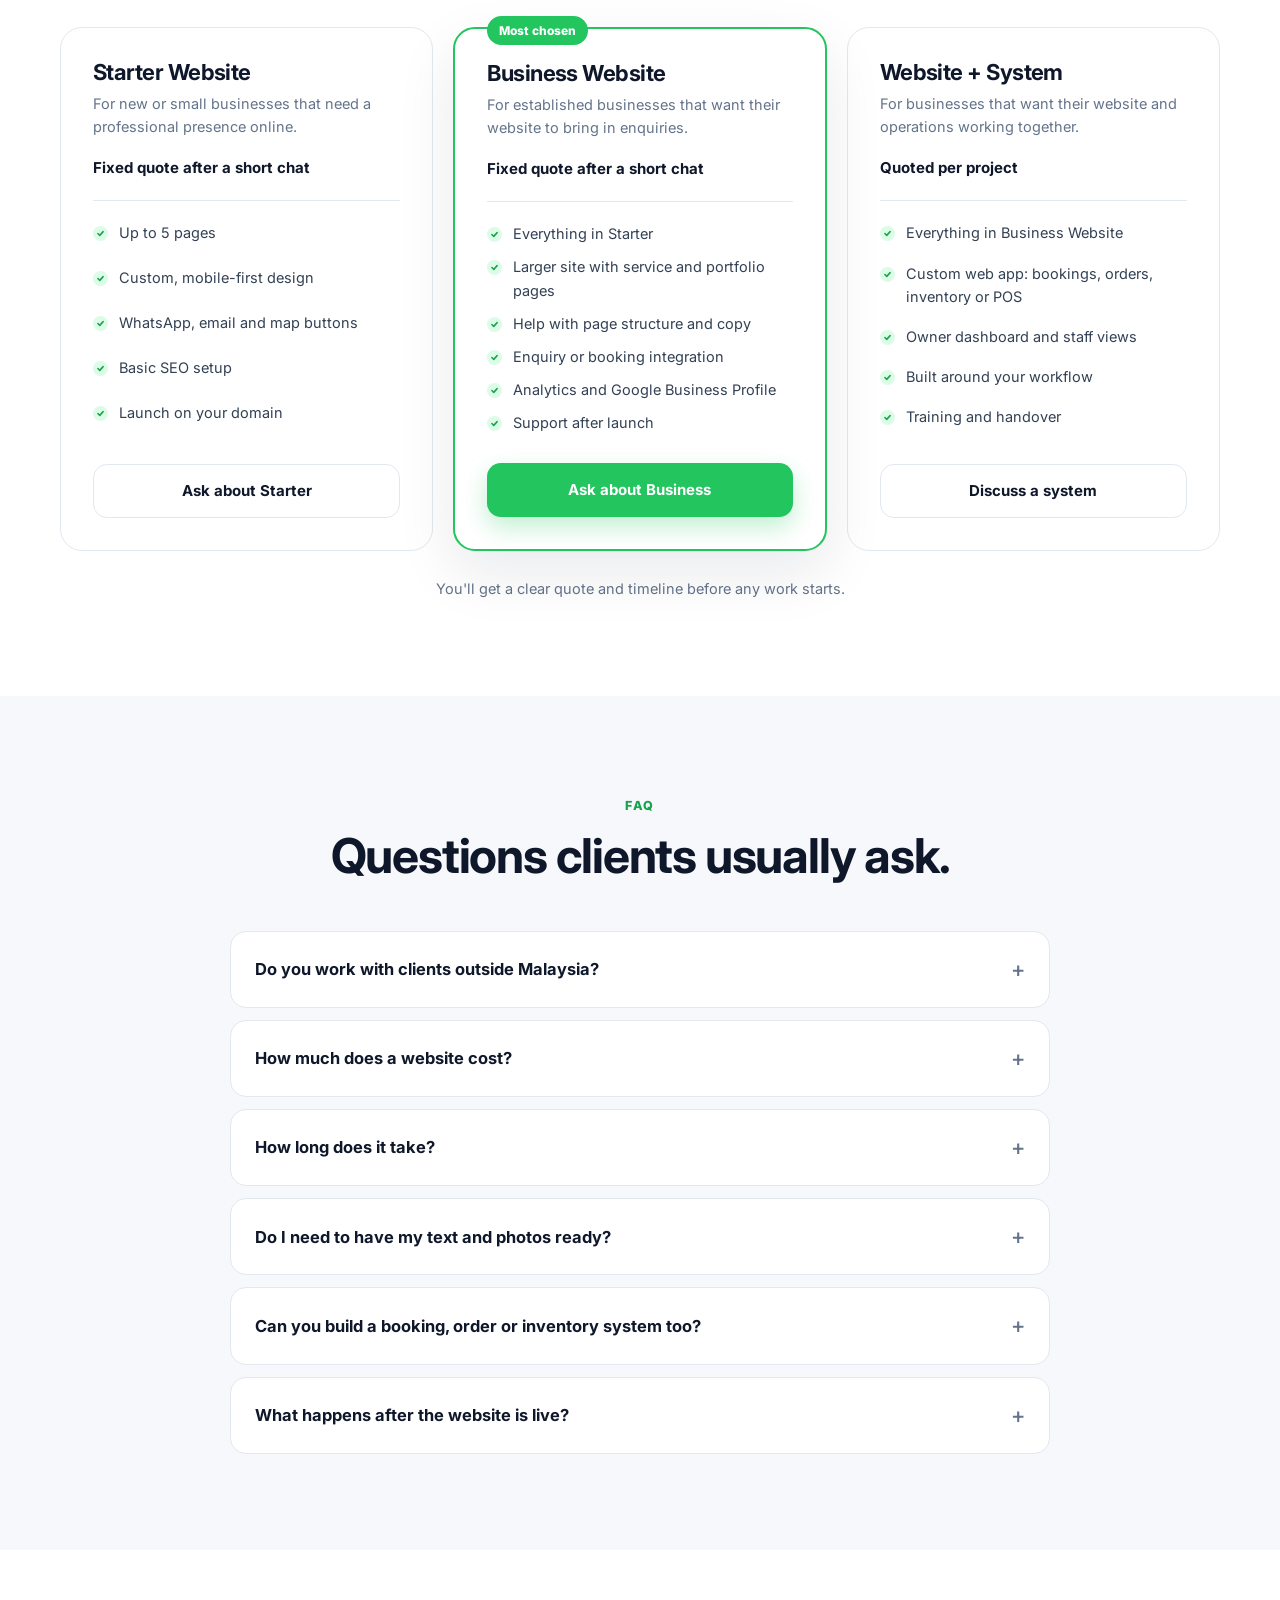
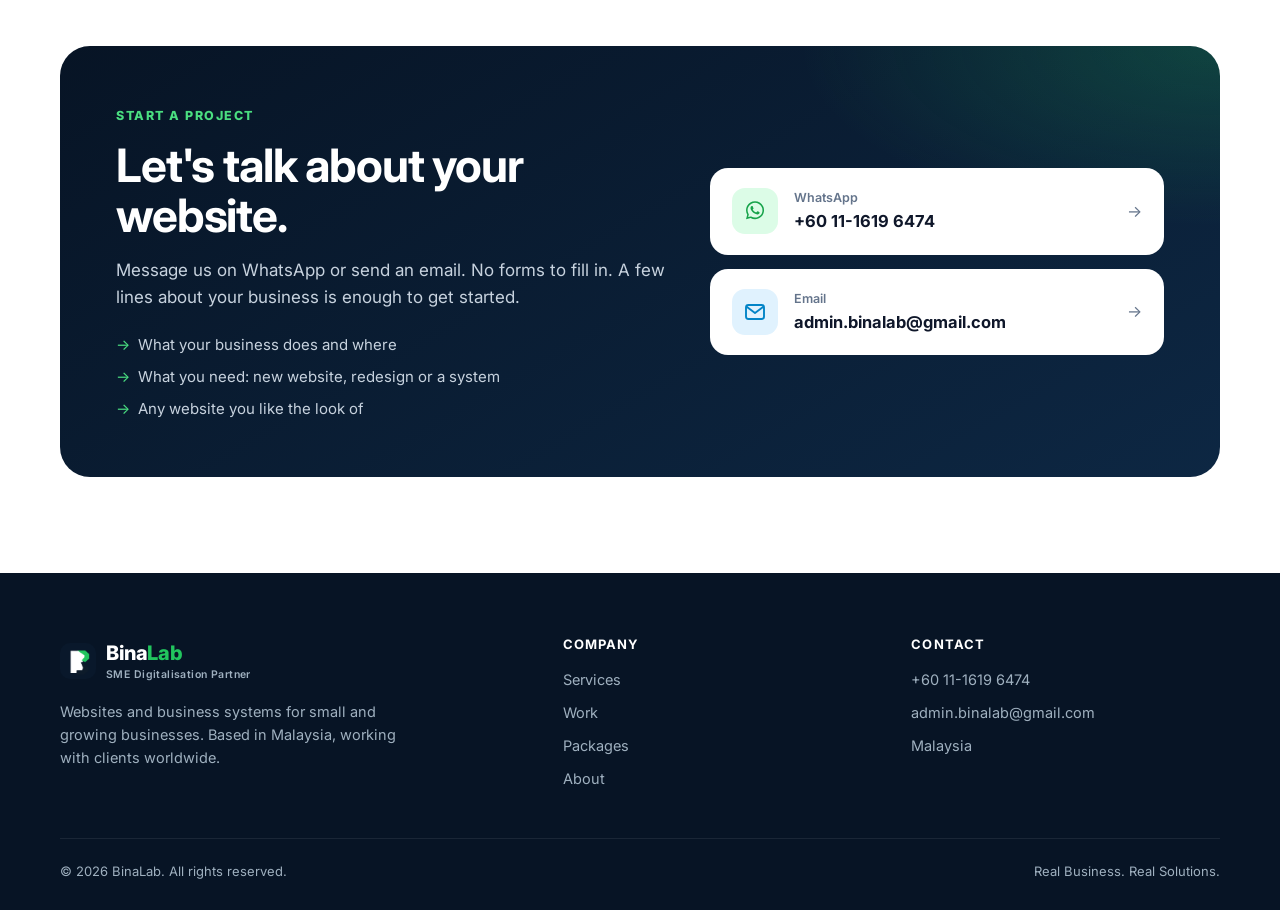
<file: en.html>
<!DOCTYPE html>
<html lang="en"><head><meta charset="UTF-8"><meta name="viewport" content="width=device-width, initial-scale=1">
<meta name="robots" content="noindex"><title>BinaLab</title>
<link rel="canonical" href="https://binalab.my/./"><meta http-equiv="refresh" content="0; url=./">
<script>location.replace('./'+location.hash)</script></head>
<body style="font-family:system-ui,sans-serif;padding:40px;text-align:center">
<p>This page has moved. <a href="./">Continue to BinaLab</a>.</p></body></html>
</file>
<file: assets/site.css>
/* BinaLab — shared styles */
:root{
  --navy:#071425;--navy-2:#0D2743;--green:#22C55E;--green-d:#16A34A;--teal:#14B8A6;
  --ink:#0F172A;--body:#334155;--muted:#64748B;--line:#E2E8F0;--soft:#F6F8FB;--white:#fff;
  --radius:22px;--shadow:0 22px 60px rgba(15,23,42,.09);
  --font:"Inter",system-ui,-apple-system,"Segoe UI",Roboto,sans-serif;
}
*{box-sizing:border-box}
html{scroll-behavior:smooth;-webkit-text-size-adjust:100%}
body{margin:0;font-family:var(--font);color:var(--body);background:var(--white);line-height:1.6;overflow-x:hidden}
img{max-width:100%;height:auto;display:block}
a{color:inherit;text-decoration:none}
h1,h2,h3,h4{color:var(--ink);line-height:1.1;margin:0;letter-spacing:-.025em}
p{margin:0}
.container{width:min(1160px,100% - 40px);margin-inline:auto}
.sr-only{position:absolute;width:1px;height:1px;overflow:hidden;clip:rect(0 0 0 0)}
:focus-visible{outline:3px solid var(--green);outline-offset:3px;border-radius:6px}

/* buttons */
.btn{display:inline-flex;align-items:center;justify-content:center;gap:9px;padding:14px 22px;border-radius:14px;font-weight:700;font-size:15px;border:1px solid transparent;cursor:pointer;transition:transform .15s,box-shadow .15s,background .15s;white-space:nowrap}
.btn:hover{transform:translateY(-1px)}
.btn svg{width:18px;height:18px;flex:0 0 auto}
.btn-primary{background:var(--green);color:#fff;box-shadow:0 10px 24px rgba(34,197,94,.28)}
.btn-primary:hover{background:var(--green-d)}
.btn-ghost{background:#fff;color:var(--ink);border-color:var(--line)}
.btn-ghost:hover{border-color:#CBD5E1}
.btn-dark{background:var(--navy);color:#fff}
.btn-light{background:#fff;color:var(--ink)}

/* header */
.site-header{position:sticky;top:0;z-index:50;background:rgba(255,255,255,.88);backdrop-filter:saturate(180%) blur(14px);border-bottom:1px solid transparent;transition:border-color .2s}
.site-header.scrolled{border-bottom-color:var(--line)}
.nav{display:flex;align-items:center;justify-content:space-between;height:72px;gap:20px}
.logo{display:flex;align-items:center;gap:10px;font-weight:800;font-size:20px;color:var(--ink);letter-spacing:-.02em}
.logo img{width:36px;height:36px;border-radius:10px}
.logo b{color:var(--green);font-weight:800}
.logo small{display:block;font-size:10.5px;font-weight:600;color:var(--muted);letter-spacing:.04em;margin-top:-2px}
.nav-links{display:flex;align-items:center;gap:30px;font-size:14.5px;font-weight:600;color:var(--body)}
.nav-links a:hover{color:var(--ink)}
.nav-cta{padding:11px 18px;font-size:14px}
.menu-btn{display:none;width:44px;height:44px;border:1px solid var(--line);border-radius:12px;background:#fff;align-items:center;justify-content:center;cursor:pointer}
.menu-btn svg{width:22px;height:22px}
.mobile-nav{display:none}

/* sections */
section{padding:96px 0}
.eyebrow{display:inline-block;font-size:12.5px;font-weight:800;letter-spacing:.12em;text-transform:uppercase;color:var(--green-d);margin-bottom:14px}
.section-head{max-width:680px;margin-bottom:48px}
.section-head.center{text-align:center;margin-inline:auto}
.section-head h2{font-size:clamp(32px,4.2vw,48px)}
.section-head p{margin-top:16px;font-size:17.5px;color:var(--muted)}

/* hero */
.hero{padding:72px 0 88px;background:radial-gradient(900px 420px at 85% 0%,rgba(34,197,94,.10),transparent 60%),linear-gradient(180deg,#FBFCFE,#fff)}
.hero-grid{display:grid;grid-template-columns:1.05fr .95fr;gap:56px;align-items:center}
.hero h1{font-size:clamp(40px,5.6vw,66px);letter-spacing:-.045em}
.hero h1 span{color:var(--green-d)}
.hero .lead{margin-top:22px;font-size:19px;color:var(--muted);max-width:560px}
.hero-actions{display:flex;flex-wrap:wrap;gap:12px;margin-top:32px}
.hero-points{display:flex;flex-wrap:wrap;gap:10px 22px;margin-top:30px;padding:0;list-style:none;font-size:14px;font-weight:600;color:var(--body)}
.hero-points li{display:flex;align-items:center;gap:8px}
.hero-points svg{width:18px;height:18px;color:var(--green-d)}
.hero-visual{position:relative;min-height:520px;border-radius:30px;background:radial-gradient(circle at 75% 20%,rgba(34,197,94,.30),transparent 40%),linear-gradient(150deg,var(--navy),var(--navy-2));overflow:hidden;display:flex;align-items:center;justify-content:center;box-shadow:var(--shadow)}
.browser{position:absolute;left:7%;top:12%;width:68%;border-radius:14px;background:#fff;box-shadow:0 30px 60px rgba(0,0,0,.35);overflow:hidden}
.browser-bar{display:flex;align-items:center;gap:6px;padding:10px 12px;background:#F1F5F9;border-bottom:1px solid var(--line)}
.browser-bar i{width:9px;height:9px;border-radius:50%;background:#CBD5E1}
.browser-bar span{margin-left:10px;flex:1;height:18px;border-radius:6px;background:#fff;font-size:10px;color:var(--muted);display:flex;align-items:center;padding-left:8px}
.browser-body{padding:22px}
.wf-kicker{width:34%;height:8px;border-radius:4px;background:#BBF7D0}
.wf-title{margin-top:12px;width:88%;height:18px;border-radius:6px;background:var(--ink)}
.wf-title.short{width:62%;margin-top:8px}
.wf-text{margin-top:14px;width:80%;height:8px;border-radius:4px;background:#E2E8F0}
.wf-text.s{width:58%;margin-top:7px}
.wf-btns{display:flex;gap:8px;margin-top:16px}
.wf-btns i{width:74px;height:22px;border-radius:7px;background:var(--green)}
.wf-btns i+i{background:#E2E8F0}
.wf-cards{display:grid;grid-template-columns:repeat(3,1fr);gap:8px;margin-top:20px}
.wf-cards i{height:54px;border-radius:9px;background:#F1F5F9;border:1px solid #E2E8F0}
.phone{position:absolute;right:7%;bottom:-26px;width:34%;max-width:200px;border-radius:30px;border:8px solid #0B1220;background:#0B1220;overflow:hidden;box-shadow:0 30px 70px rgba(0,0,0,.45);transform:rotate(4deg)}
.visual-tag{position:absolute;left:22px;bottom:22px;background:#fff;border-radius:16px;padding:12px 16px;box-shadow:0 16px 40px rgba(0,0,0,.25);max-width:230px}
.visual-tag small{display:block;font-size:12px;color:var(--muted)}
.visual-tag strong{display:block;font-size:14.5px;color:var(--ink);line-height:1.35;margin-top:2px}

/* clients */
.clients{padding:34px 0;border-top:1px solid var(--line);border-bottom:1px solid var(--line);background:#fff}
.clients-inner{display:flex;align-items:center;justify-content:space-between;gap:26px;flex-wrap:wrap}
.clients p{font-size:13px;font-weight:700;letter-spacing:.08em;text-transform:uppercase;color:var(--muted)}
.client-list{display:flex;flex-wrap:wrap;gap:12px 44px;align-items:center;list-style:none;margin:0;padding:0}
.client-list li{font-weight:800;font-size:19px;color:#94A3B8;letter-spacing:-.02em}

/* services */
.services-grid{display:grid;grid-template-columns:repeat(3,1fr);gap:20px}
.service{position:relative;padding:30px;border:1px solid var(--line);border-radius:var(--radius);background:#fff;transition:border-color .2s,box-shadow .2s}
.service:hover{border-color:#BBF7D0;box-shadow:var(--shadow)}
.service.featured{grid-row:span 2;background:linear-gradient(165deg,var(--navy),var(--navy-2));border-color:transparent;color:#C7D2DE}
.service.featured h3{color:#fff}
.service.featured .icon{background:rgba(34,197,94,.16);color:#4ADE80}
.service.featured li{color:#DCE5EE}
.service .badge{position:absolute;top:22px;right:22px;font-size:11px;font-weight:800;letter-spacing:.08em;text-transform:uppercase;padding:6px 10px;border-radius:99px;background:rgba(34,197,94,.18);color:#4ADE80}
.icon{width:48px;height:48px;border-radius:14px;background:#F0FDF4;color:var(--green-d);display:flex;align-items:center;justify-content:center;margin-bottom:20px}
.icon svg{width:24px;height:24px}
.service h3{font-size:21px}
.service p{margin-top:10px;font-size:15.5px}
.service ul{margin:18px 0 0;padding:0;list-style:none;display:grid;gap:9px}
.service li{position:relative;padding-left:26px;font-size:14.5px;color:var(--body)}
.service li::before{content:"";position:absolute;left:0;top:5px;width:15px;height:15px;border-radius:50%;background:#DCFCE7 url("data:image/svg+xml,%3Csvg xmlns='http://www.w3.org/2000/svg' viewBox='0 0 24 24' fill='none' stroke='%2316A34A' stroke-width='4' stroke-linecap='round' stroke-linejoin='round'%3E%3Cpath d='m5 12 5 5 9-10'/%3E%3C/svg%3E") center/9px no-repeat}
.service.featured li::before{background-color:rgba(34,197,94,.22)}
.service .btn{margin-top:26px}

/* why */
.why{background:var(--soft)}
.why-grid{display:grid;grid-template-columns:repeat(4,1fr);gap:18px}
.why-item{background:#fff;border:1px solid var(--line);border-radius:18px;padding:26px}
.why-item h3{font-size:17.5px;margin-top:14px}
.why-item p{margin-top:8px;font-size:14.5px;color:var(--muted)}

/* work */
.work-grid{display:grid;grid-template-columns:repeat(2,1fr);gap:22px}
.project{display:grid;grid-template-columns:170px 1fr;gap:26px;align-items:center;padding:24px;border:1px solid var(--line);border-radius:var(--radius);background:#fff;transition:box-shadow .2s,border-color .2s}
.project:hover{box-shadow:var(--shadow);border-color:#CBD5E1}
.project-shot{border-radius:22px;border:6px solid #0B1220;background:#0B1220;overflow:hidden;aspect-ratio:9/17}
.project-shot img{width:100%;height:100%;object-fit:cover;object-position:top}
.project small{font-size:12px;font-weight:800;letter-spacing:.08em;text-transform:uppercase;color:var(--green-d)}
.project h3{font-size:23px;margin-top:6px}
.project p{margin-top:10px;font-size:15px}
.tags{display:flex;flex-wrap:wrap;gap:6px;margin-top:14px}
.tags span{font-size:12px;font-weight:700;padding:5px 10px;border-radius:99px;background:var(--soft);color:var(--body);border:1px solid var(--line)}
.project-link{display:inline-flex;align-items:center;gap:6px;margin-top:18px;font-weight:700;font-size:14.5px;color:var(--ink)}
.project-link:hover{color:var(--green-d)}
.project-link svg{width:16px;height:16px}

/* process */
.process{background:var(--navy);color:#AFC0CC}
.process .section-head h2{color:#fff}
.process .section-head p{color:#AFC0CC}
.process .eyebrow{color:#4ADE80}
.steps{display:grid;grid-template-columns:repeat(4,1fr);gap:18px;counter-reset:step;list-style:none;margin:0;padding:0}
.steps li{padding:28px;border-radius:20px;background:rgba(255,255,255,.04);border:1px solid rgba(255,255,255,.08)}
.steps li::before{counter-increment:step;content:"0" counter(step);display:block;font-weight:800;font-size:14px;color:#4ADE80;margin-bottom:16px}
.steps h3{color:#fff;font-size:19px}
.steps p{margin-top:10px;font-size:14.5px}

/* packages */
.packages-grid{display:grid;grid-template-columns:repeat(3,1fr);gap:20px;align-items:stretch}
.package{display:flex;flex-direction:column;padding:32px;border:1px solid var(--line);border-radius:var(--radius);background:#fff}
.package.popular{border:2px solid var(--green);box-shadow:var(--shadow);position:relative}
.package.popular::after{content:"Most chosen";position:absolute;top:-13px;left:32px;background:var(--green);color:#fff;font-size:12px;font-weight:800;padding:5px 12px;border-radius:99px}
.package h3{font-size:22px}
.package .for{margin-top:8px;font-size:14.5px;color:var(--muted);min-height:46px}
.package .price{margin-top:18px;font-size:15px;font-weight:700;color:var(--ink)}
.package ul{margin:20px 0 0;padding:20px 0 0;border-top:1px solid var(--line);list-style:none;display:grid;gap:10px;flex:1}
.package li{position:relative;padding-left:26px;font-size:14.5px}
.package li::before{content:"";position:absolute;left:0;top:5px;width:15px;height:15px;border-radius:50%;background:#DCFCE7 url("data:image/svg+xml,%3Csvg xmlns='http://www.w3.org/2000/svg' viewBox='0 0 24 24' fill='none' stroke='%2316A34A' stroke-width='4' stroke-linecap='round' stroke-linejoin='round'%3E%3Cpath d='m5 12 5 5 9-10'/%3E%3C/svg%3E") center/9px no-repeat}
.package .btn{margin-top:28px;width:100%}
.packages-note{text-align:center;margin-top:26px;font-size:14.5px;color:var(--muted)}

/* faq */
.faq{background:var(--soft)}
.faq-list{max-width:820px;margin:0 auto;display:grid;gap:12px}
.faq details{background:#fff;border:1px solid var(--line);border-radius:16px;padding:0 24px}
.faq summary{list-style:none;cursor:pointer;display:flex;justify-content:space-between;align-items:center;gap:16px;padding:20px 0;font-weight:700;font-size:16.5px;color:var(--ink)}
.faq summary::-webkit-details-marker{display:none}
.faq summary::after{content:"+";font-size:22px;font-weight:500;color:var(--muted);transition:transform .2s}
.faq details[open] summary::after{transform:rotate(45deg)}
.faq details p{padding:0 0 22px;font-size:15.5px;color:var(--body)}

/* contact */
.contact-box{display:grid;grid-template-columns:1.1fr .9fr;gap:40px;padding:56px;border-radius:30px;background:radial-gradient(700px 300px at 100% 0%,rgba(34,197,94,.22),transparent 60%),linear-gradient(150deg,var(--navy),var(--navy-2));color:#C7D2DE}
.contact-box h2{color:#fff;font-size:clamp(32px,4vw,46px)}
.contact-box .eyebrow{color:#4ADE80}
.contact-box > div > p{margin-top:16px;font-size:17px}
.contact-tips{margin:22px 0 0;padding:0;list-style:none;display:grid;gap:8px;font-size:15px}
.contact-tips li{padding-left:22px;position:relative}
.contact-tips li::before{content:"→";position:absolute;left:0;color:#4ADE80}
.contact-cards{display:grid;gap:14px;align-content:center}
.contact-card{display:flex;align-items:center;gap:16px;padding:20px 22px;border-radius:18px;background:#fff;color:var(--ink);transition:transform .15s}
.contact-card:hover{transform:translateY(-2px)}
.contact-card .ci{width:46px;height:46px;border-radius:13px;display:flex;align-items:center;justify-content:center;flex:0 0 auto}
.contact-card .ci svg{width:24px;height:24px}
.contact-card .ci.wa{background:#DCFCE7;color:#16A34A}
.contact-card .ci.em{background:#E0F2FE;color:#0284C7}
.contact-card small{display:block;font-size:12.5px;color:var(--muted);font-weight:600}
.contact-card strong{display:block;font-size:16.5px;word-break:break-all}
.contact-card .arrow{margin-left:auto;color:var(--muted)}

/* page hero (about) */
.page-hero{padding:80px 0 64px;background:linear-gradient(180deg,#FBFCFE,#fff);border-bottom:1px solid var(--line)}
.page-hero h1{font-size:clamp(38px,5vw,60px);max-width:860px;letter-spacing:-.04em}
.page-hero .lead{margin-top:20px;font-size:19px;color:var(--muted);max-width:720px}
.split{display:grid;grid-template-columns:.9fr 1.1fr;gap:56px;align-items:start}
.split h2{font-size:clamp(28px,3.4vw,40px)}
.prose p{font-size:17px;margin-bottom:16px}
.prose p:last-child{margin-bottom:0}
.facts{display:grid;grid-template-columns:repeat(3,1fr);gap:18px;margin-top:48px}
.fact{padding:26px;border:1px solid var(--line);border-radius:18px}
.fact strong{display:block;font-size:13px;letter-spacing:.08em;text-transform:uppercase;color:var(--green-d)}
.fact span{display:block;margin-top:8px;font-size:17px;font-weight:700;color:var(--ink)}
.values-grid{display:grid;grid-template-columns:repeat(2,1fr);gap:18px}
.value{padding:28px;border:1px solid var(--line);border-radius:18px;background:#fff}
.value h3{font-size:19px}
.value p{margin-top:8px;font-size:15px;color:var(--muted)}

/* footer */
.site-footer{background:var(--navy);color:#9FB0BF;padding:64px 0 28px;font-size:14.5px}
.footer-grid{display:grid;grid-template-columns:1.5fr 1fr 1fr;gap:40px}
.site-footer .logo{color:#fff}
.site-footer .logo small{color:#9FB0BF}
.site-footer p.tag{margin-top:16px;max-width:340px}
.site-footer h4{color:#fff;font-size:13px;letter-spacing:.08em;text-transform:uppercase;margin-bottom:16px}
.site-footer ul{list-style:none;margin:0;padding:0;display:grid;gap:10px}
.site-footer a:hover{color:#fff}
.footer-bottom{margin-top:48px;padding-top:22px;border-top:1px solid rgba(255,255,255,.08);display:flex;justify-content:space-between;flex-wrap:wrap;gap:10px;font-size:13px}

/* floating whatsapp */
.wa-float{position:fixed;right:22px;bottom:22px;z-index:60;width:58px;height:58px;border-radius:50%;background:#22C55E;color:#fff;display:flex;align-items:center;justify-content:center;box-shadow:0 14px 34px rgba(15,23,42,.25);transition:transform .15s}
.wa-float:hover{transform:scale(1.06)}
.wa-float svg{width:30px;height:30px}

/* reveal */
.js .reveal{opacity:0;transform:translateY(16px);transition:opacity .6s ease,transform .6s ease}
.js .reveal.in{opacity:1;transform:none}
@media (prefers-reduced-motion:reduce){.js .reveal{opacity:1;transform:none;transition:none}html{scroll-behavior:auto}.btn:hover,.contact-card:hover{transform:none}}

/* responsive */
@media(max-width:1020px){
  .nav-links,.nav-cta{display:none}
  .menu-btn{display:flex}
  .mobile-nav{position:absolute;left:0;right:0;top:72px;background:#fff;border-bottom:1px solid var(--line);box-shadow:0 18px 30px rgba(15,23,42,.08);padding:12px 20px 20px}
  .mobile-nav.open{display:grid;gap:4px}
  .mobile-nav a{padding:13px 4px;font-weight:600;color:var(--ink);border-bottom:1px solid var(--line)}
  .mobile-nav .btn{margin-top:12px;border-bottom:0}
  .hero-grid,.split,.contact-box{grid-template-columns:1fr}
  .services-grid{grid-template-columns:1fr 1fr}
  .service.featured{grid-row:auto;grid-column:1/-1}
  .why-grid,.steps{grid-template-columns:1fr 1fr}
  .work-grid,.packages-grid{grid-template-columns:1fr}
  .package.popular{margin-top:8px}
}
@media(max-width:640px){
  section{padding:68px 0}
  .container{width:min(1160px,100% - 32px)}
  .hero{padding:44px 0 60px}
  .hero .lead{font-size:17px}
  .hero-actions .btn{flex:1 1 100%}
  .hero-visual{min-height:380px;border-radius:22px}
  .browser{width:80%;left:5%;top:9%}
  .phone{width:38%;right:5%}
  .visual-tag{display:none}
  .services-grid,.why-grid,.steps,.facts,.values-grid{grid-template-columns:1fr}
  .project{grid-template-columns:110px 1fr;gap:18px;padding:18px}
  .project h3{font-size:20px}
  .contact-box{padding:32px 22px;border-radius:24px}
  .footer-grid{grid-template-columns:1fr 1fr}
  .footer-grid > div:first-child{grid-column:1/-1}
  .site-footer{padding-bottom:100px}
  .clients-inner{justify-content:center;text-align:center}
  .client-list{justify-content:center;gap:10px 28px}
  .client-list li{font-size:17px}
}
</file>
